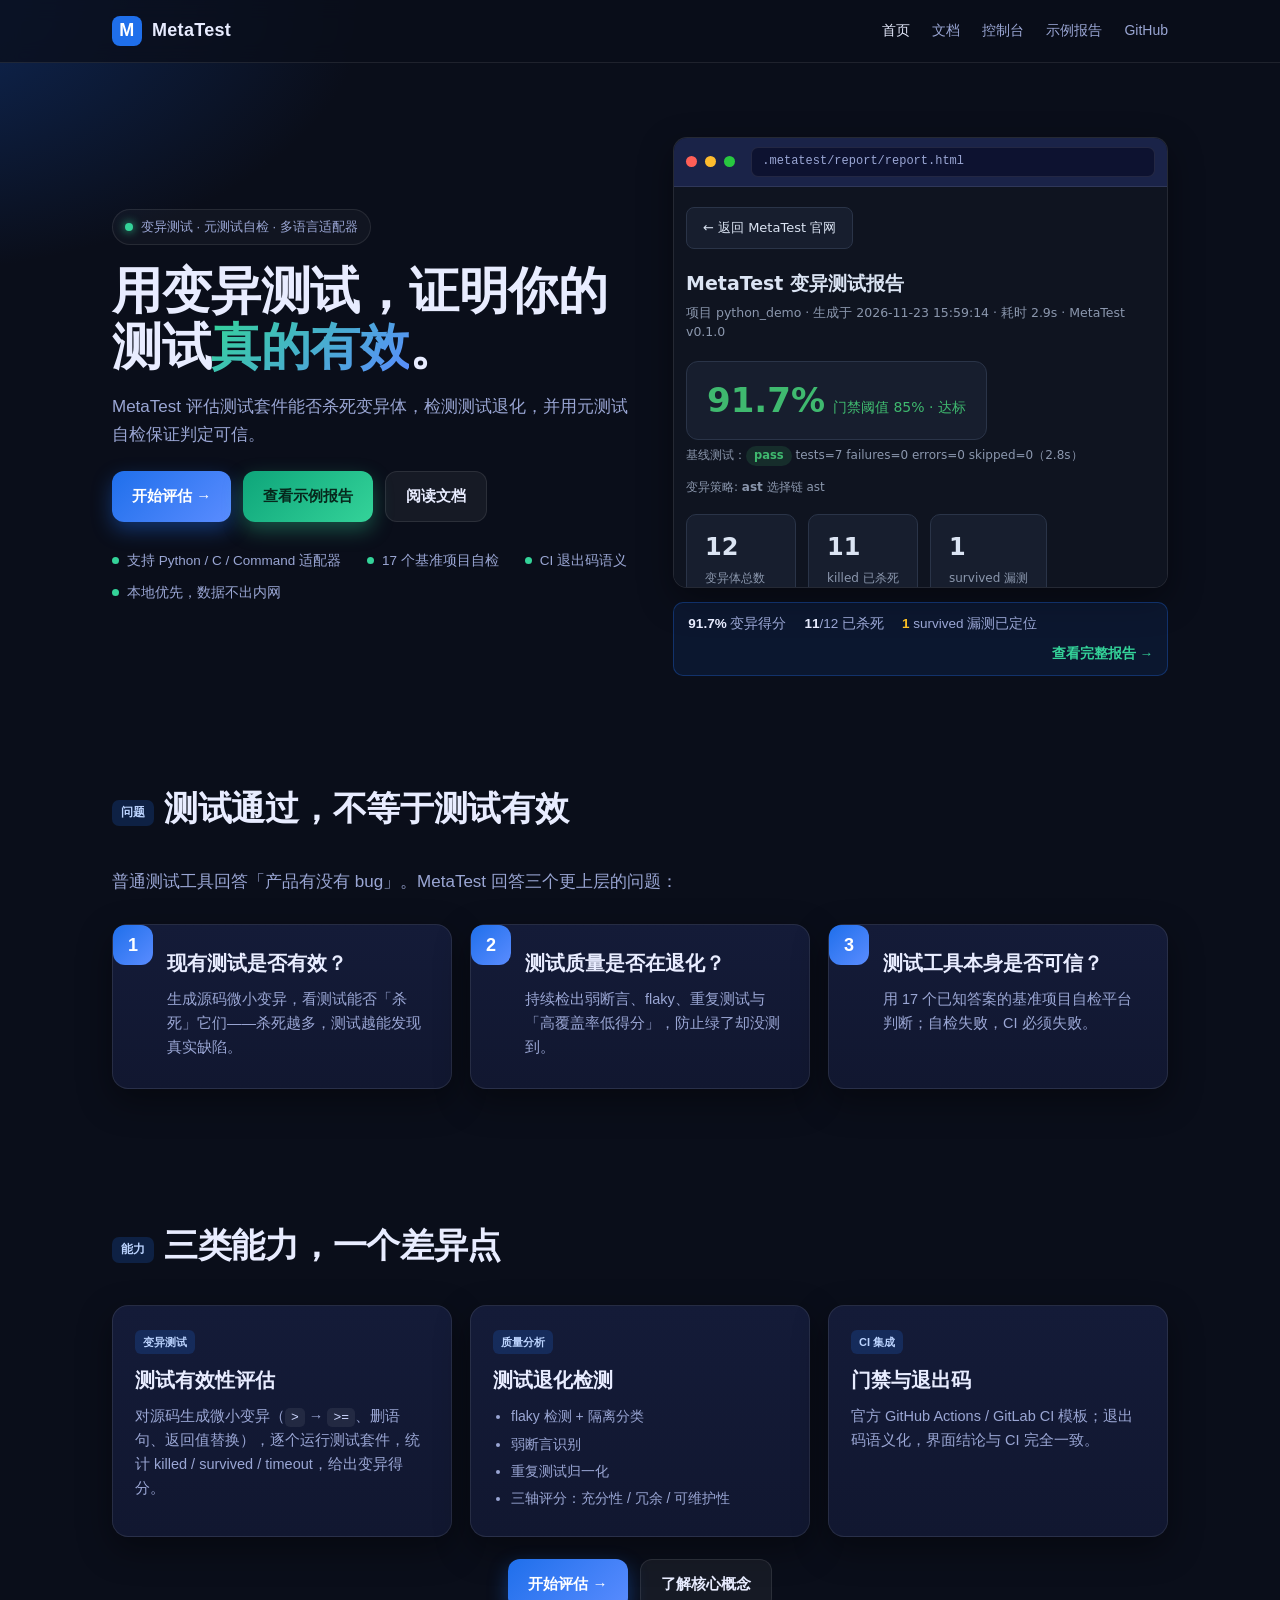
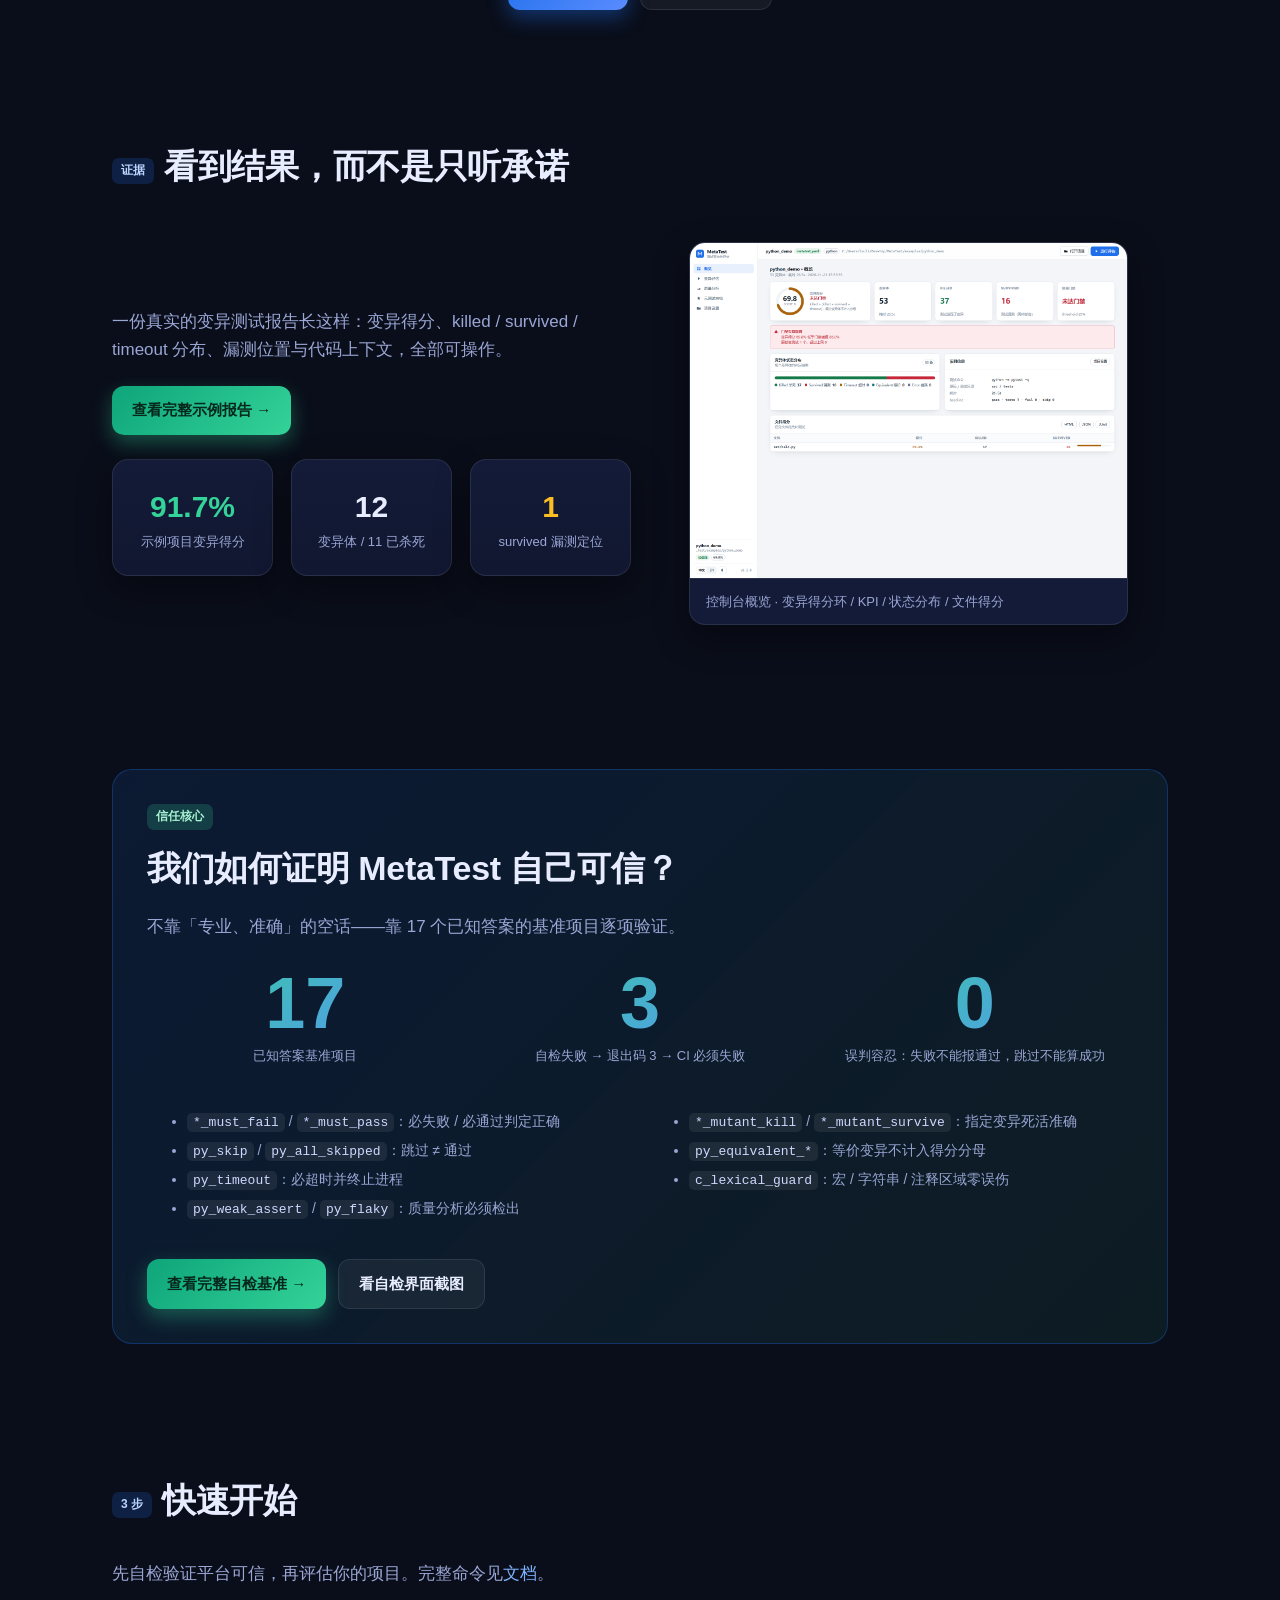
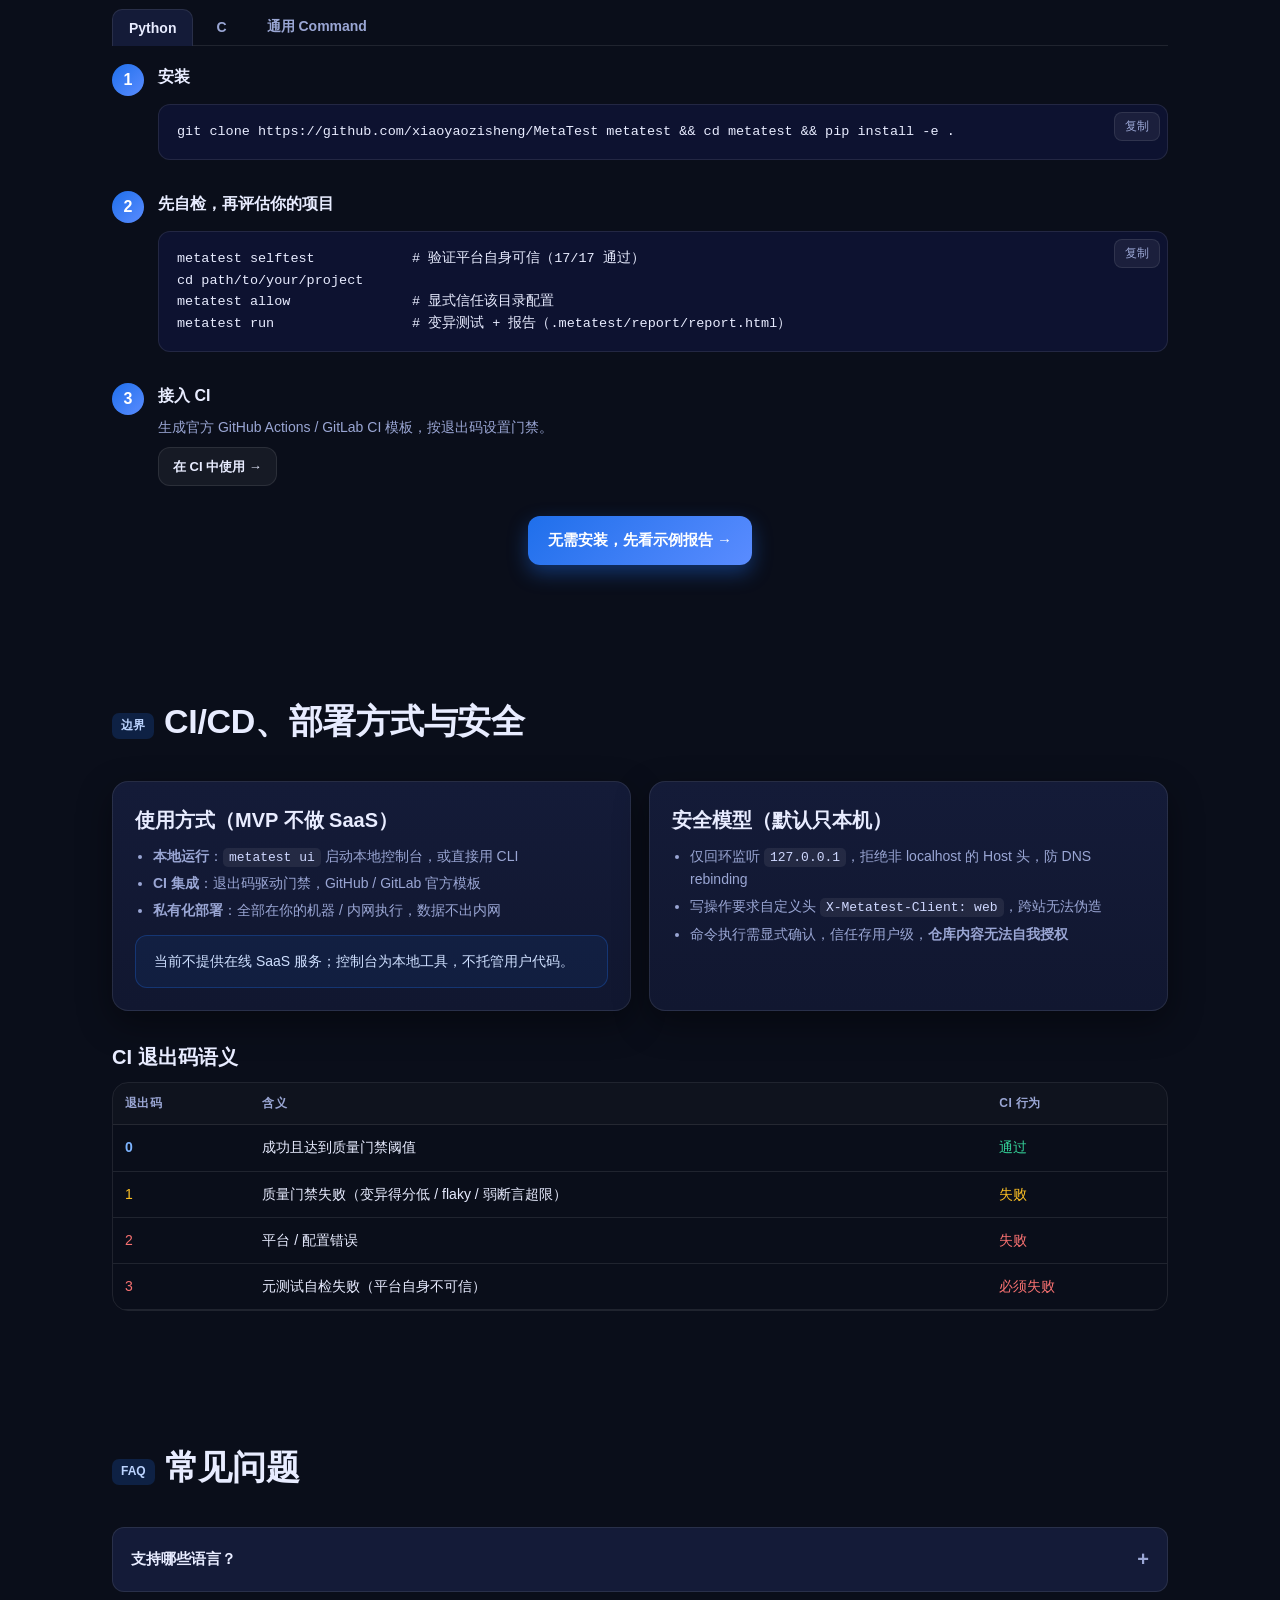
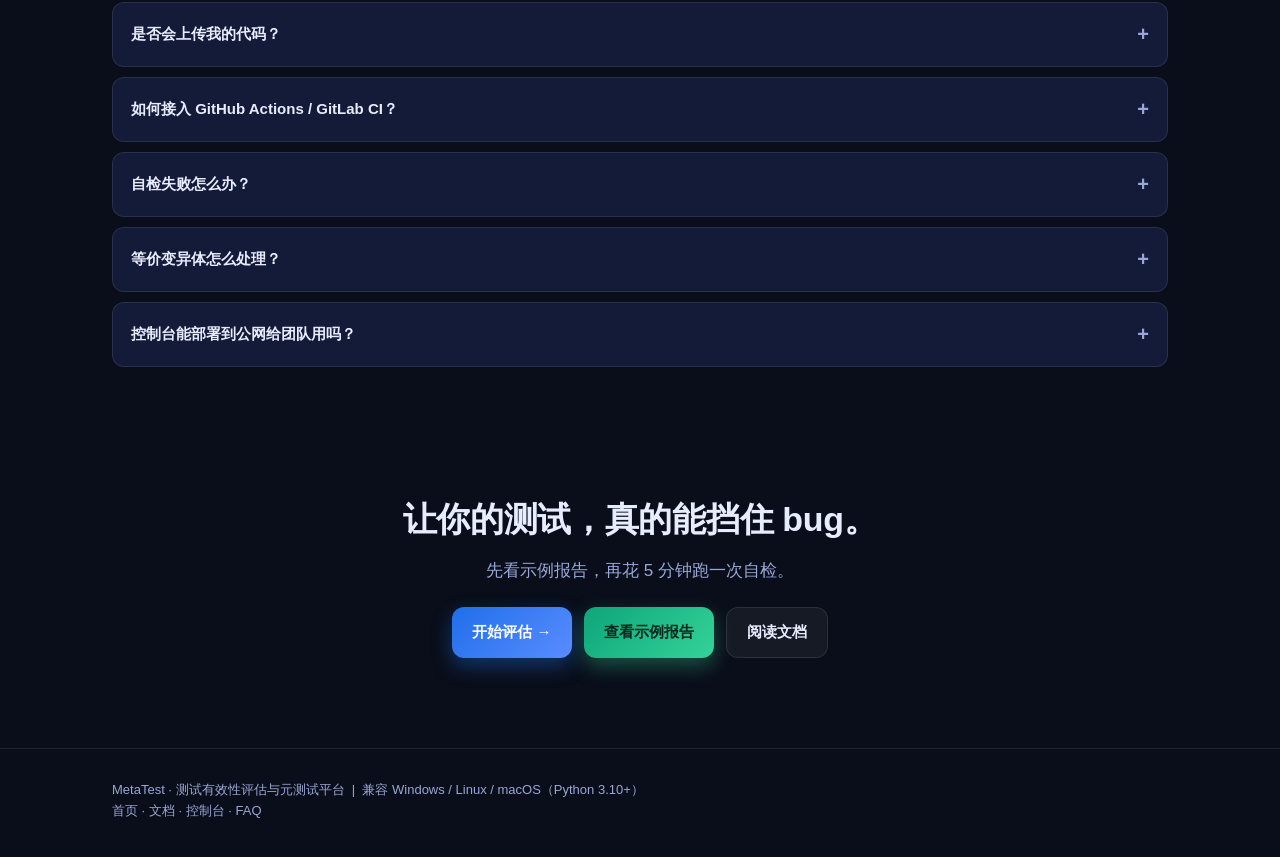
<file: metatest-landing/index.html>
<!DOCTYPE html>
<html lang="zh-CN">
<head>
<meta charset="UTF-8" />
<meta name="viewport" content="width=device-width, initial-scale=1.0" />
<title>MetaTest · 用变异测试证明你的测试真的有效</title>
<meta name="description" content="MetaTest 评估测试套件能否杀死变异体，检测测试退化，并用元测试自检保证判定可信。支持 Python / C / Command，本地优先，CI 退出码语义。" />
<meta property="og:title" content="MetaTest · 用变异测试证明你的测试真的有效" />
<meta property="og:description" content="变异测试驱动的测试有效性评估 + 元测试自检 + 多语言适配器。本地优先，CI 退出码语义。" />
<meta property="og:type" content="website" />
<meta property="og:url" content="https://37ljik33e4m6n2cj4o6.traesite.cn/" />
<meta property="og:image" content="https://37ljik33e4m6n2cj4o6.traesite.cn/og-image.jpg" />
<meta property="og:image:width" content="1832" />
<meta property="og:image:height" content="1832" />
<meta property="og:image:alt" content="MetaTest 产品分享图" />
<meta name="twitter:card" content="summary_large_image" />
<meta name="twitter:title" content="MetaTest · 用变异测试证明你的测试真的有效" />
<meta name="twitter:description" content="变异测试驱动的测试有效性评估 + 元测试自检 + 多语言适配器。本地优先，CI 退出码语义。" />
<meta name="twitter:image" content="https://37ljik33e4m6n2cj4o6.traesite.cn/og-image.jpg" />
<link rel="canonical" href="https://37ljik33e4m6n2cj4o6.traesite.cn/" />
<link rel="stylesheet" href="styles.css" />
</head>
<body>

<header class="nav">
  <div class="wrap nav-in">
    <a class="logo" href="./"><span class="mark">M</span>MetaTest</a>
    <nav class="nav-links">
      <a href="./" data-page="index.html">首页</a>
      <a href="docs.html" data-page="docs.html">文档</a>
      <a href="console.html" data-page="console.html">控制台</a>
      <a class="hide-sm" href="report.html">示例报告</a>
      <a class="hide-sm" href="https://github.com/xiaoyaozisheng/MetaTest" target="_blank" rel="noopener">GitHub</a>
    </nav>
  </div>
</header>

<!-- 首屏：价值 + 证据 + CTA -->
<section class="hero">
  <div class="wrap hero-grid">
    <div class="hero-left">
      <span class="pill"><span class="b"></span>变异测试 · 元测试自检 · 多语言适配器</span>
      <h1>用变异测试，证明你的测试<span class="grad">真的有效</span>。</h1>
      <p class="lead">MetaTest 评估测试套件能否杀死变异体，检测测试退化，并用元测试自检保证判定可信。</p>
      <div class="row">
        <a class="btn primary" href="#start">开始评估 →</a>
        <a class="btn accent" href="report.html">查看示例报告</a>
        <a class="btn ghost" href="docs.html">阅读文档</a>
      </div>
      <div class="trust">
        <span><span class="dot"></span>支持 Python / C / Command 适配器</span>
        <span><span class="dot"></span>17 个基准项目自检</span>
        <span><span class="dot"></span>CI 退出码语义</span>
        <span><span class="dot"></span>本地优先，数据不出内网</span>
      </div>
    </div>
    <div class="hero-right">
      <div class="browser-frame">
        <div class="browser-bar">
          <span class="bdot r"></span><span class="bdot y"></span><span class="bdot g"></span>
          <span class="url">.metatest/report/report.html</span>
        </div>
        <iframe src="report.html" title="MetaTest 真实示例报告（可交互滚动）" loading="lazy"></iframe>
      </div>
      <a class="report-strip" href="report.html">
        <span><b>91.7%</b> 变异得分</span>
        <span><b>11</b>/12 已杀死</span>
        <span><b class="warn">1</b> survived 漏测已定位</span>
        <span class="arr">查看完整报告 →</span>
      </a>
    </div>
  </div>
</section>

<!-- 问题 -->
<section id="why">
  <div class="wrap">
    <div class="section-title"><span class="n">问题</span><h2>测试通过，不等于测试有效</h2></div>
    <p class="lead" style="margin-bottom:28px">普通测试工具回答「产品有没有 bug」。MetaTest 回答三个更上层的问题：</p>
    <div class="grid grid-3 questions">
      <div class="card q"><h3>现有测试是否有效？</h3><p>生成源码微小变异，看测试能否「杀死」它们——杀死越多，测试越能发现真实缺陷。</p></div>
      <div class="card q"><h3>测试质量是否在退化？</h3><p>持续检出弱断言、flaky、重复测试与「高覆盖率低得分」，防止绿了却没测到。</p></div>
      <div class="card q"><h3>测试工具本身是否可信？</h3><p>用 17 个已知答案的基准项目自检平台判断；自检失败，CI 必须失败。</p></div>
    </div>
  </div>
</section>

<!-- 核心能力 -->
<section id="capabilities">
  <div class="wrap">
    <div class="section-title"><span class="n">能力</span><h2>三类能力，一个差异点</h2></div>
    <div class="grid grid-3">
      <div class="card"><span class="tag">变异测试</span><h3>测试有效性评估</h3><p>对源码生成微小变异（<code>&gt;</code> → <code>&gt;=</code>、删语句、返回值替换），逐个运行测试套件，统计 killed / survived / timeout，给出变异得分。</p></div>
      <div class="card"><span class="tag">质量分析</span><h3>测试退化检测</h3><ul><li>flaky 检测 + 隔离分类</li><li>弱断言识别</li><li>重复测试归一化</li><li>三轴评分：充分性 / 冗余 / 可维护性</li></ul></div>
      <div class="card"><span class="tag">CI 集成</span><h3>门禁与退出码</h3><p>官方 GitHub Actions / GitLab CI 模板；退出码语义化，界面结论与 CI 完全一致。</p></div>
    </div>
    <div class="row center" style="justify-content:center">
      <a class="btn primary" href="#start">开始评估 →</a>
      <a class="btn ghost" href="docs.html#concepts">了解核心概念</a>
    </div>
  </div>
</section>

<!-- 证据 -->
<section id="evidence">
  <div class="wrap">
    <div class="section-title"><span class="n">证据</span><h2>看到结果，而不是只听承诺</h2></div>
    <div class="grid grid-2" style="align-items:center">
      <div>
        <p class="lead">一份真实的变异测试报告长这样：变异得分、killed / survived / timeout 分布、漏测位置与代码上下文，全部可操作。</p>
        <div class="row">
          <a class="btn accent" href="report.html">查看完整示例报告 →</a>
        </div>
        <div class="grid grid-3" style="margin-top:24px">
          <div class="card" style="text-align:center"><div style="font-size:30px;font-weight:850;color:var(--accent)">91.7%</div><div class="muted" style="font-size:13px">示例项目变异得分</div></div>
          <div class="card" style="text-align:center"><div style="font-size:30px;font-weight:850;color:var(--text)">12</div><div class="muted" style="font-size:13px">变异体 / 11 已杀死</div></div>
          <div class="card" style="text-align:center"><div style="font-size:30px;font-weight:850;color:var(--warn)">1</div><div class="muted" style="font-size:13px">survived 漏测定位</div></div>
        </div>
      </div>
      <figure class="figure">
        <img src="overview.png" alt="MetaTest 控制台概览：变异得分环与 KPI" />
        <figcaption class="cap">控制台概览 · 变异得分环 / KPI / 状态分布 / 文件得分</figcaption>
      </figure>
    </div>
  </div>
</section>

<!-- 元测试自检：信任核心 -->
<section id="selftest">
  <div class="wrap">
    <div class="trust-core">
      <div class="section-title" style="margin-bottom:10px"><span class="n" style="background:rgba(52,211,153,.2);color:#a7f3d0">信任核心</span></div>
      <h2>我们如何证明 MetaTest 自己可信？</h2>
      <p class="lead">不靠「专业、准确」的空话——靠 17 个已知答案的基准项目逐项验证。</p>
      <div class="grid grid-3" style="margin-top:26px">
        <div class="stat"><div class="big">17</div><small>已知答案基准项目</small></div>
        <div class="stat"><div class="big">3</div><small>自检失败 → 退出码 3 → CI 必须失败</small></div>
        <div class="stat"><div class="big">0</div><small>误判容忍：失败不能报通过，跳过不能算成功</small></div>
      </div>
      <div class="grid grid-2" style="margin-top:26px">
        <ul class="muted" style="font-size:14px;line-height:2">
          <li><code>*_must_fail</code> / <code>*_must_pass</code>：必失败 / 必通过判定正确</li>
          <li><code>py_skip</code> / <code>py_all_skipped</code>：跳过 ≠ 通过</li>
          <li><code>py_timeout</code>：必超时并终止进程</li>
          <li><code>py_weak_assert</code> / <code>py_flaky</code>：质量分析必须检出</li>
        </ul>
        <ul class="muted" style="font-size:14px;line-height:2">
          <li><code>*_mutant_kill</code> / <code>*_mutant_survive</code>：指定变异死活准确</li>
          <li><code>py_equivalent_*</code>：等价变异不计入得分分母</li>
          <li><code>c_lexical_guard</code>：宏 / 字符串 / 注释区域零误伤</li>
        </ul>
      </div>
      <div class="row">
        <a class="btn accent" href="docs.html#selftest">查看完整自检基准 →</a>
        <a class="btn ghost" href="selftest.png">看自检界面截图</a>
      </div>
    </div>
  </div>
</section>

<!-- 快速开始 -->
<section id="start">
  <div class="wrap">
    <div class="section-title"><span class="n">3 步</span><h2>快速开始</h2></div>
    <p class="lead" style="margin-bottom:20px">先自检验证平台可信，再评估你的项目。完整命令见<a href="docs.html">文档</a>。</p>

    <div data-tab-group="lang">
      <div class="tabs">
        <button class="tab active" data-tab="python">Python</button>
        <button class="tab" data-tab="c">C</button>
        <button class="tab" data-tab="cmd">通用 Command</button>
      </div>

      <div class="tab-panel active" data-panel="lang" data-panel-value="python">
        <div class="step"><div class="n">1</div><div class="b">
          <h4>安装</h4>
          <div class="code-wrap"><pre><code>git clone https://github.com/xiaoyaozisheng/MetaTest metatest && cd metatest && pip install -e .</code></pre></div>
        </div></div>
        <div class="step"><div class="n">2</div><div class="b">
          <h4>先自检，再评估你的项目</h4>
          <div class="code-wrap"><pre><code>metatest selftest            # 验证平台自身可信（17/17 通过）
cd path/to/your/project
metatest allow               # 显式信任该目录配置
metatest run                 # 变异测试 + 报告（.metatest/report/report.html）</code></pre></div>
        </div></div>
        <div class="step"><div class="n">3</div><div class="b">
          <h4>接入 CI</h4>
          <p>生成官方 GitHub Actions / GitLab CI 模板，按退出码设置门禁。</p>
          <a class="btn ghost sm" href="docs.html#ci">在 CI 中使用 →</a>
        </div></div>
      </div>

      <div class="tab-panel" data-panel="lang" data-panel-value="c">
        <div class="step"><div class="n">1</div><div class="b">
          <h4>安装（含 C 变异依赖）</h4>
          <div class="code-wrap"><pre><code>git clone https://github.com/xiaoyaozisheng/MetaTest metatest && cd metatest && pip install -e ".[c]"</code></pre></div>
        </div></div>
        <div class="step"><div class="n">2</div><div class="b">
          <h4>初始化并评估 C 项目</h4>
          <div class="code-wrap"><pre><code>metatest selftest
cd path/to/your/c_project
metatest init               # 探测语言并生成 metatest.yaml
metatest allow
metatest run</code></pre></div>
        </div></div>
        <div class="step"><div class="n">3</div><div class="b">
          <h4>接入 CI</h4>
          <a class="btn ghost sm" href="docs.html#ci">在 CI 中使用 →</a>
        </div></div>
      </div>

      <div class="tab-panel" data-panel="lang" data-panel-value="cmd">
        <div class="step"><div class="n">1</div><div class="b">
          <h4>安装</h4>
          <div class="code-wrap"><pre><code>git clone https://github.com/xiaoyaozisheng/MetaTest metatest && cd metatest && pip install -e .</code></pre></div>
        </div></div>
        <div class="step"><div class="n">2</div><div class="b">
          <h4>用命令适配器接入任意项目</h4>
          <p>在 <code>metatest.yaml</code> 里配置 build / test 命令与结果格式，即可获得 flaky 检测、结果校验与报告。</p>
          <a class="btn ghost sm" href="docs.html#adapters">查看 Command 适配器配置 →</a>
        </div></div>
        <div class="step"><div class="n">3</div><div class="b">
          <h4>接入 CI</h4>
          <a class="btn ghost sm" href="docs.html#ci">在 CI 中使用 →</a>
        </div></div>
      </div>
    </div>

    <div class="row center" style="justify-content:center;margin-top:30px">
      <a class="btn primary" href="report.html">无需安装，先看示例报告 →</a>
    </div>
  </div>
</section>

<!-- CI / 部署边界 / 安全 -->
<section id="ci-security">
  <div class="wrap">
    <div class="section-title"><span class="n">边界</span><h2>CI/CD、部署方式与安全</h2></div>
    <div class="grid grid-2">
      <div class="card">
        <h3>使用方式（MVP 不做 SaaS）</h3>
        <ul>
          <li><b>本地运行</b>：<code>metatest ui</code> 启动本地控制台，或直接用 CLI</li>
          <li><b>CI 集成</b>：退出码驱动门禁，GitHub / GitLab 官方模板</li>
          <li><b>私有化部署</b>：全部在你的机器 / 内网执行，数据不出内网</li>
        </ul>
        <div class="callout info" style="margin-top:12px">当前不提供在线 SaaS 服务；控制台为本地工具，不托管用户代码。</div>
      </div>
      <div class="card">
        <h3>安全模型（默认只本机）</h3>
        <ul>
          <li>仅回环监听 <code>127.0.0.1</code>，拒绝非 localhost 的 Host 头，防 DNS rebinding</li>
          <li>写操作要求自定义头 <code>X-Metatest-Client: web</code>，跨站无法伪造</li>
          <li>命令执行需显式确认，信任存用户级，<b>仓库内容无法自我授权</b></li>
        </ul>
      </div>
    </div>
    <h3 style="margin-top:30px">CI 退出码语义</h3>
    <div class="scroll">
      <table>
        <tr><th>退出码</th><th>含义</th><th>CI 行为</th></tr>
        <tr><td class="k">0</td><td>成功且达到质量门禁阈值</td><td class="ok">通过</td></tr>
        <tr><td class="warn">1</td><td>质量门禁失败（变异得分低 / flaky / 弱断言超限）</td><td class="warn">失败</td></tr>
        <tr><td class="bad">2</td><td>平台 / 配置错误</td><td class="bad">失败</td></tr>
        <tr><td class="bad">3</td><td>元测试自检失败（平台自身不可信）</td><td class="bad">必须失败</td></tr>
      </table>
    </div>
  </div>
</section>

<!-- FAQ -->
<section id="faq">
  <div class="wrap">
    <div class="section-title"><span class="n">FAQ</span><h2>常见问题</h2></div>
    <details class="faq"><summary>支持哪些语言？</summary><div class="body">内置 Python（AST + pytest/unittest）、C（tree-sitter，无依赖时词法级回退）、Command（任意命令级接入）。通过插件模板可扩展更多语言与变异算子。</div></details>
    <details class="faq"><summary>是否会上传我的代码？</summary><div class="body">不会。MetaTest 是本地优先工具，所有变异生成与测试执行都在你的机器 / 内网完成，不向任何外部服务发送代码。MVP 不做 SaaS。</div></details>
    <details class="faq"><summary>如何接入 GitHub Actions / GitLab CI？</summary><div class="body">运行 <code>metatest ci github</code> 或 <code>metatest ci gitlab</code> 输出官方模板，按退出码（0 通过 / 1 门禁失败 / 3 自检失败）设置门禁即可。详见<a href="docs.html#ci">文档 · CI 集成</a>。</div></details>
    <details class="faq"><summary>自检失败怎么办？</summary><div class="body">自检失败（退出码 3）说明平台自身判断不可信，此时一切结论都不可信，CI 必须失败。请检查环境（解释器 / 依赖），或提交 issue 附上自检日志。</div></details>
    <details class="faq"><summary>等价变异体怎么处理？</summary><div class="body">等价变异（语义与原代码相同，不可能被杀死）不计入得分分母。可人工标记或启发式提示，避免拉低真实得分。</div></details>
    <details class="faq"><summary>控制台能部署到公网给团队用吗？</summary><div class="body">不建议。控制台设计为仅本机单用户、无鉴权，文档明确不要把 <code>--host</code> 改成 <code>0.0.0.0</code>。团队共享建议走 CI 集成，而非公网暴露控制台。</div></details>
  </div>
</section>

<!-- 底部 CTA -->
<section style="padding:50px 0 70px">
  <div class="wrap center">
    <h2>让你的测试，真的能挡住 bug。</h2>
    <p class="lead" style="margin:0 auto">先看示例报告，再花 5 分钟跑一次自检。</p>
    <div class="row" style="justify-content:center">
      <a class="btn primary" href="#start">开始评估 →</a>
      <a class="btn accent" href="report.html">查看示例报告</a>
      <a class="btn ghost" href="docs.html">阅读文档</a>
    </div>
  </div>
</section>

<footer>
  <div class="wrap">
    MetaTest · 测试有效性评估与元测试平台 &nbsp;|&nbsp; 兼容 Windows / Linux / macOS（Python 3.10+）<br/>
    <a href="./">首页</a> · <a href="docs.html">文档</a> · <a href="console.html">控制台</a> · <a href="docs.html#faq">FAQ</a>
  </div>
</footer>

<div class="toast" id="toast"></div>
<script src="app.js"></script>
</body>
</html>
</file>
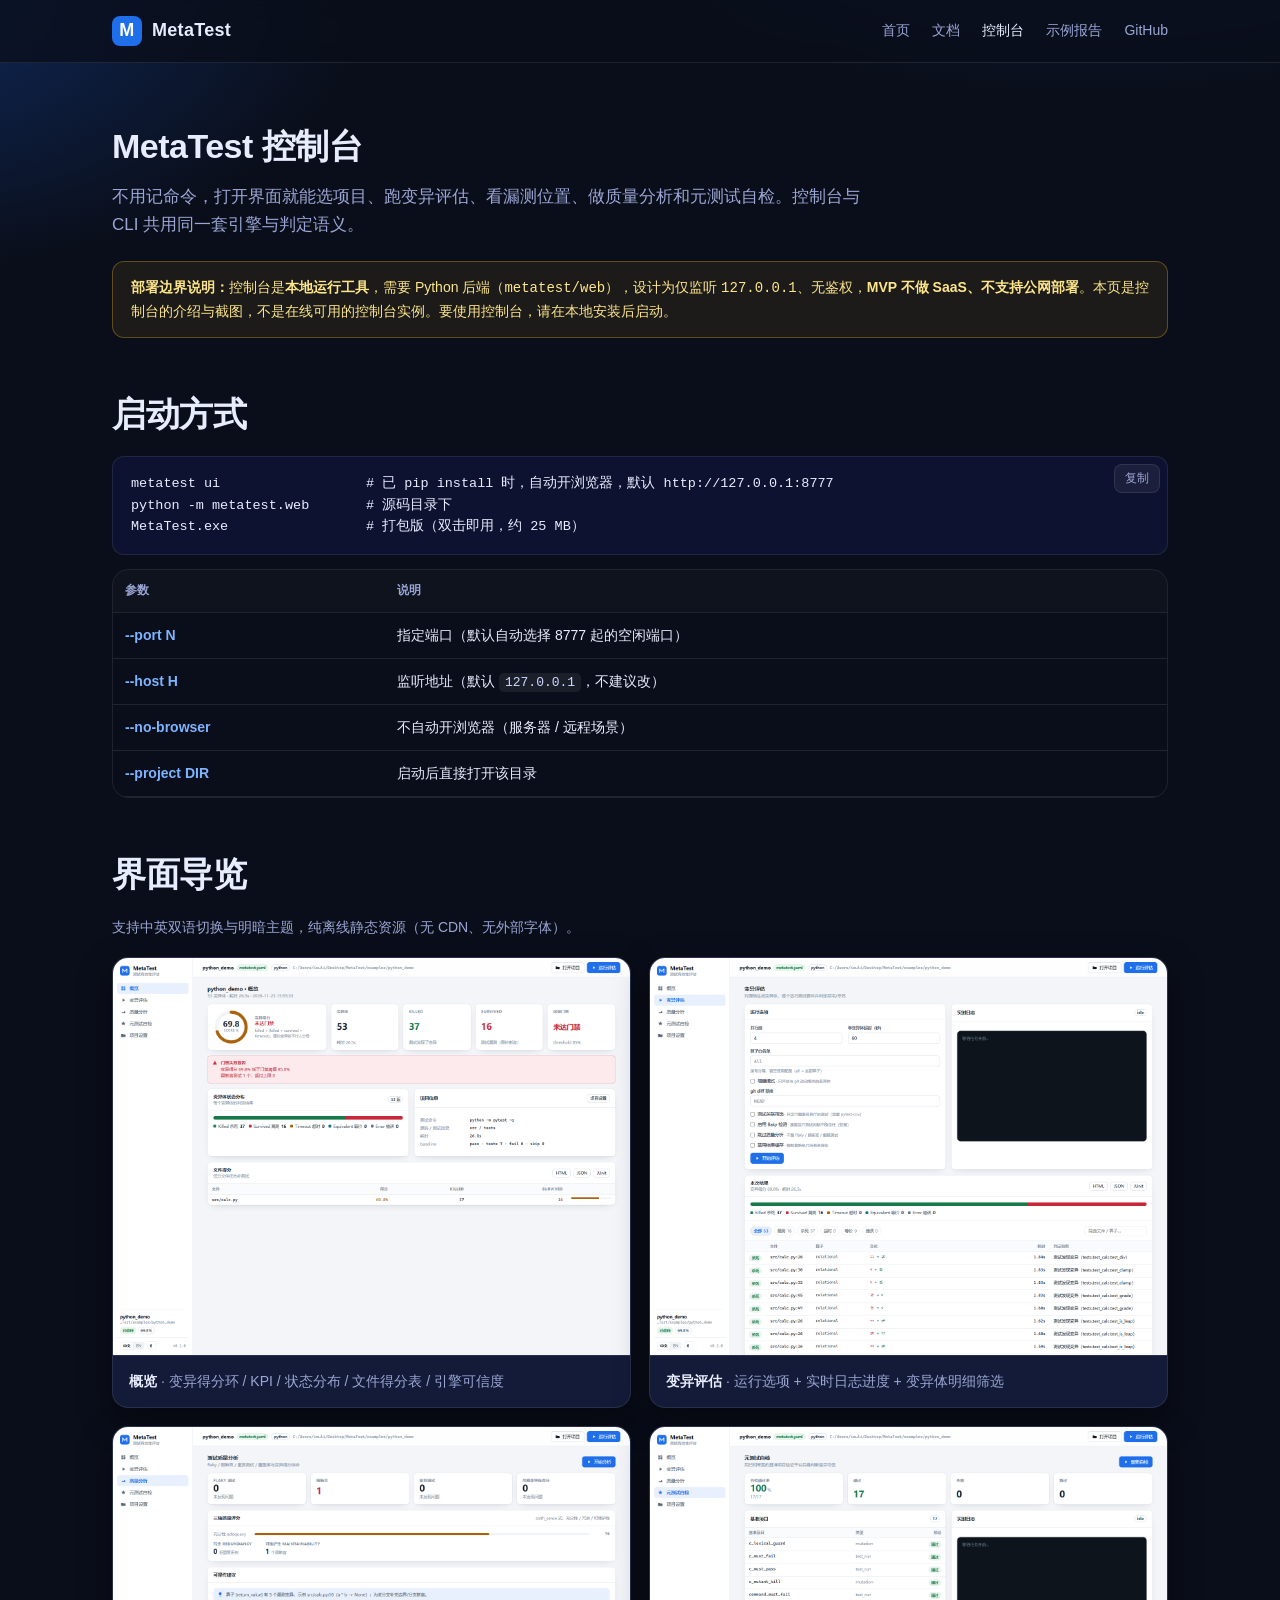
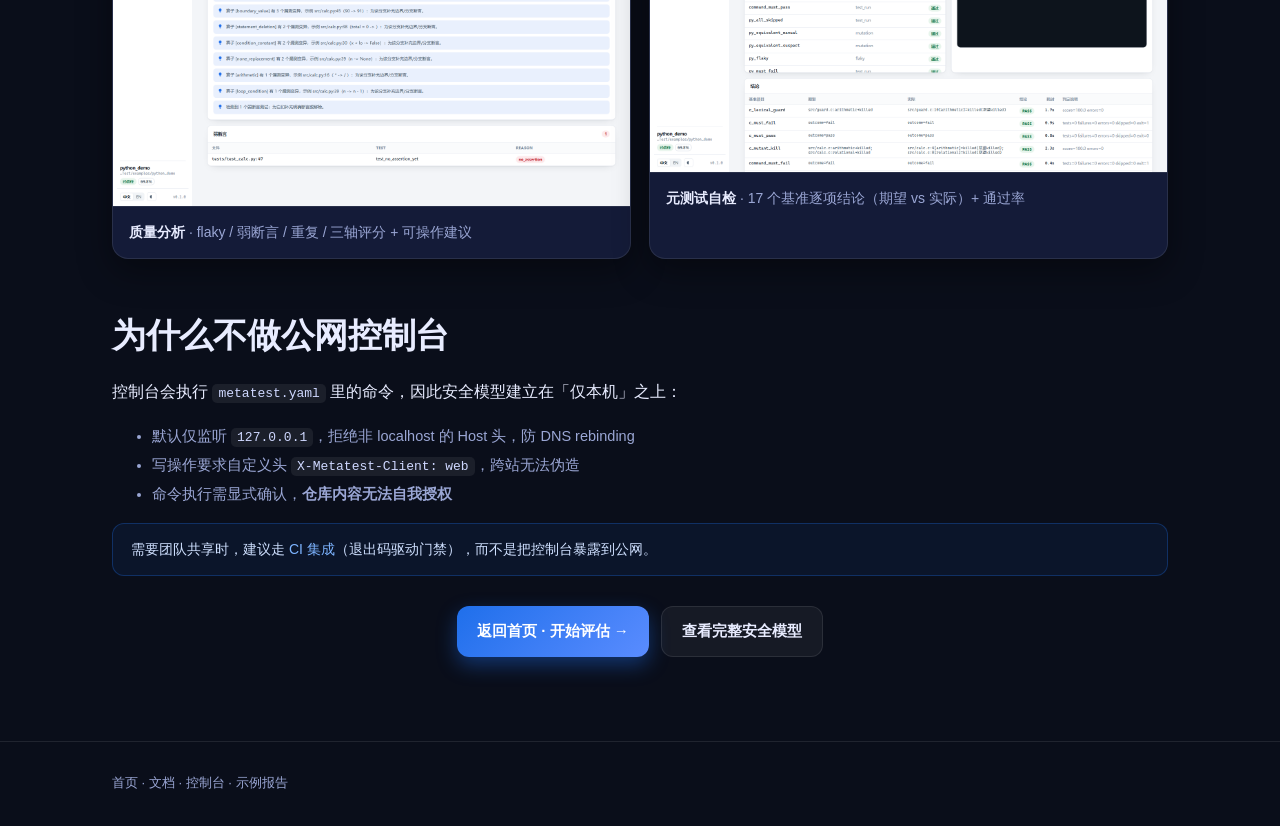
<file: metatest-landing/console.html>
<!DOCTYPE html>
<html lang="zh-CN">
<head>
<meta charset="UTF-8" />
<meta name="viewport" content="width=device-width, initial-scale=1.0" />
<title>控制台 · MetaTest</title>
<meta name="description" content="MetaTest 本地 Web 控制台：与 CLI 共用同一引擎与判定语义，中英双语、明暗主题。控制台为本地运行工具，不支持公网 SaaS 部署。" />
<meta property="og:title" content="控制台 · MetaTest" />
<meta property="og:description" content="MetaTest 本地 Web 控制台介绍与截图：与 CLI 共用同一引擎与判定语义。控制台为本地运行工具，不支持公网 SaaS 部署。" />
<meta property="og:type" content="article" />
<meta property="og:url" content="https://37ljik33e4m6n2cj4o6.traesite.cn/console.html" />
<meta property="og:image" content="https://37ljik33e4m6n2cj4o6.traesite.cn/og-image.jpg" />
<meta name="twitter:card" content="summary_large_image" />
<meta name="twitter:title" content="控制台 · MetaTest" />
<meta name="twitter:description" content="MetaTest 本地 Web 控制台介绍与截图。控制台为本地运行工具，不支持公网 SaaS 部署。" />
<meta name="twitter:image" content="https://37ljik33e4m6n2cj4o6.traesite.cn/og-image.jpg" />
<link rel="canonical" href="https://37ljik33e4m6n2cj4o6.traesite.cn/console.html" />
<link rel="stylesheet" href="styles.css" />
</head>
<body>

<header class="nav">
  <div class="wrap nav-in">
    <a class="logo" href="./"><span class="mark">M</span>MetaTest</a>
    <nav class="nav-links">
      <a href="./" data-page="index.html">首页</a>
      <a href="docs.html" data-page="docs.html">文档</a>
      <a href="console.html" data-page="console.html">控制台</a>
      <a class="hide-sm" href="report.html">示例报告</a>
      <a class="hide-sm" href="https://github.com/xiaoyaozisheng/MetaTest" target="_blank" rel="noopener">GitHub</a>
    </nav>
  </div>
</header>

<section class="doc">
  <div class="wrap">
    <h1 style="font-size:34px">MetaTest 控制台</h1>
    <p class="lead">不用记命令，打开界面就能选项目、跑变异评估、看漏测位置、做质量分析和元测试自检。控制台与 CLI 共用同一套引擎与判定语义。</p>

    <div class="callout warn" style="margin:22px 0">
      <b>部署边界说明：</b>控制台是<b>本地运行工具</b>，需要 Python 后端（<code>metatest/web</code>），设计为仅监听 <code>127.0.0.1</code>、无鉴权，<b>MVP 不做 SaaS、不支持公网部署</b>。本页是控制台的介绍与截图，不是在线可用的控制台实例。要使用控制台，请在本地安装后启动。
    </div>

    <h2 id="launch">启动方式</h2>
    <div class="code-wrap"><pre><code>metatest ui                  # 已 pip install 时，自动开浏览器，默认 http://127.0.0.1:8777
python -m metatest.web       # 源码目录下
MetaTest.exe                 # 打包版（双击即用，约 25 MB）</code></pre></div>
    <div class="scroll" style="margin-top:14px">
      <table>
        <tr><th>参数</th><th>说明</th></tr>
        <tr><td class="k">--port N</td><td>指定端口（默认自动选择 8777 起的空闲端口）</td></tr>
        <tr><td class="k">--host H</td><td>监听地址（默认 <code>127.0.0.1</code>，不建议改）</td></tr>
        <tr><td class="k">--no-browser</td><td>不自动开浏览器（服务器 / 远程场景）</td></tr>
        <tr><td class="k">--project DIR</td><td>启动后直接打开该目录</td></tr>
      </table>
    </div>

    <h2 id="pages">界面导览</h2>
    <p class="muted" style="font-size:14px">支持中英双语切换与明暗主题，纯离线静态资源（无 CDN、无外部字体）。</p>
    <div class="shots" style="margin-top:18px">
      <div class="shot"><img src="overview.png" alt="概览页" /><div class="cap"><b>概览</b> · 变异得分环 / KPI / 状态分布 / 文件得分表 / 引擎可信度</div></div>
      <div class="shot"><img src="run.png" alt="变异评估页" /><div class="cap"><b>变异评估</b> · 运行选项 + 实时日志进度 + 变异体明细筛选</div></div>
      <div class="shot"><img src="quality.png" alt="质量分析页" /><div class="cap"><b>质量分析</b> · flaky / 弱断言 / 重复 / 三轴评分 + 可操作建议</div></div>
      <div class="shot"><img src="selftest.png" alt="元测试自检页" /><div class="cap"><b>元测试自检</b> · 17 个基准逐项结论（期望 vs 实际）+ 通过率</div></div>
    </div>

    <h2 id="boundary">为什么不做公网控制台</h2>
    <p>控制台会执行 <code>metatest.yaml</code> 里的命令，因此安全模型建立在「仅本机」之上：</p>
    <ul class="muted" style="font-size:14.5px;line-height:2">
      <li>默认仅监听 <code>127.0.0.1</code>，拒绝非 localhost 的 Host 头，防 DNS rebinding</li>
      <li>写操作要求自定义头 <code>X-Metatest-Client: web</code>，跨站无法伪造</li>
      <li>命令执行需显式确认，<b>仓库内容无法自我授权</b></li>
    </ul>
    <div class="callout info">需要团队共享时，建议走 <a href="docs.html#ci">CI 集成</a>（退出码驱动门禁），而不是把控制台暴露到公网。</div>

    <div class="row center" style="justify-content:center;margin-top:30px">
      <a class="btn primary" href="./#start">返回首页 · 开始评估 →</a>
      <a class="btn ghost" href="docs.html#security">查看完整安全模型</a>
    </div>
  </div>
</section>

<footer>
  <div class="wrap">
    <a href="./">首页</a> · <a href="docs.html">文档</a> · <a href="console.html">控制台</a> · <a href="report.html">示例报告</a>
  </div>
</footer>

<div class="toast" id="toast"></div>
<script src="app.js"></script>
</body>
</html>
</file>
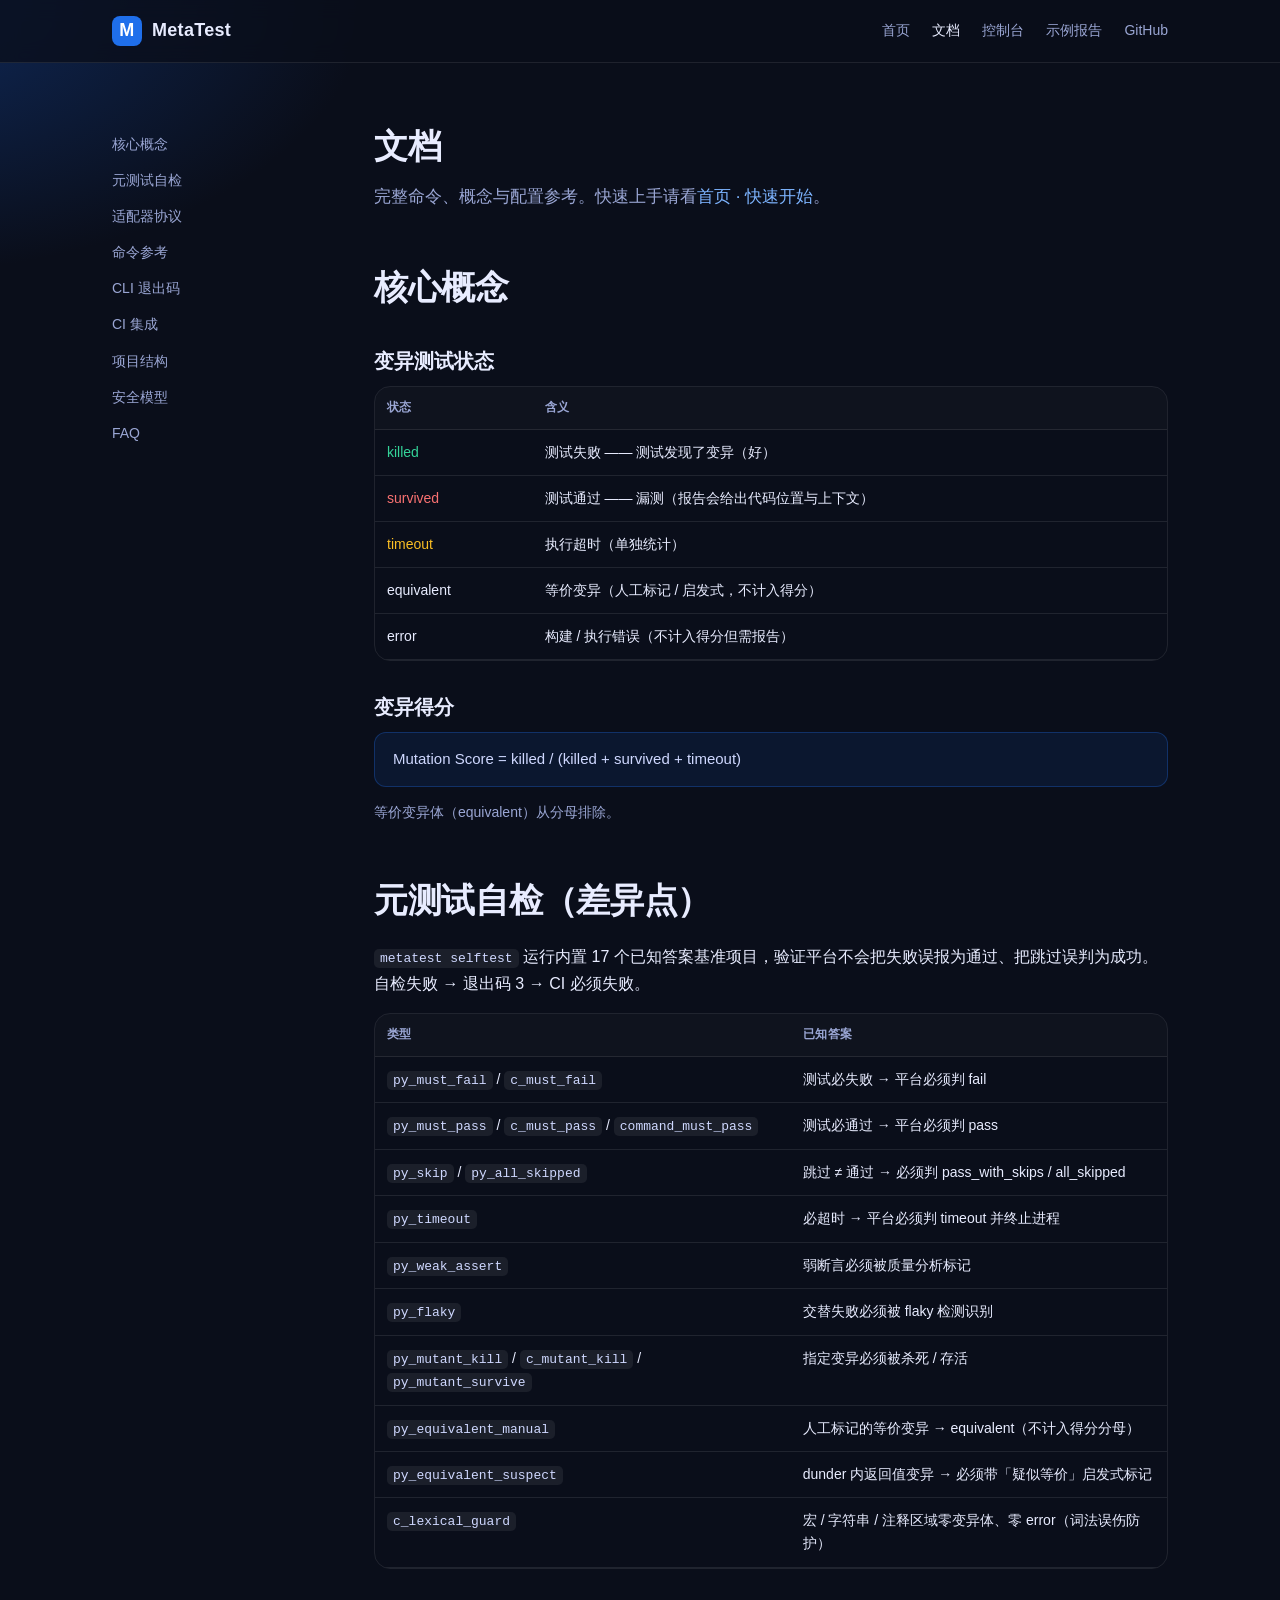
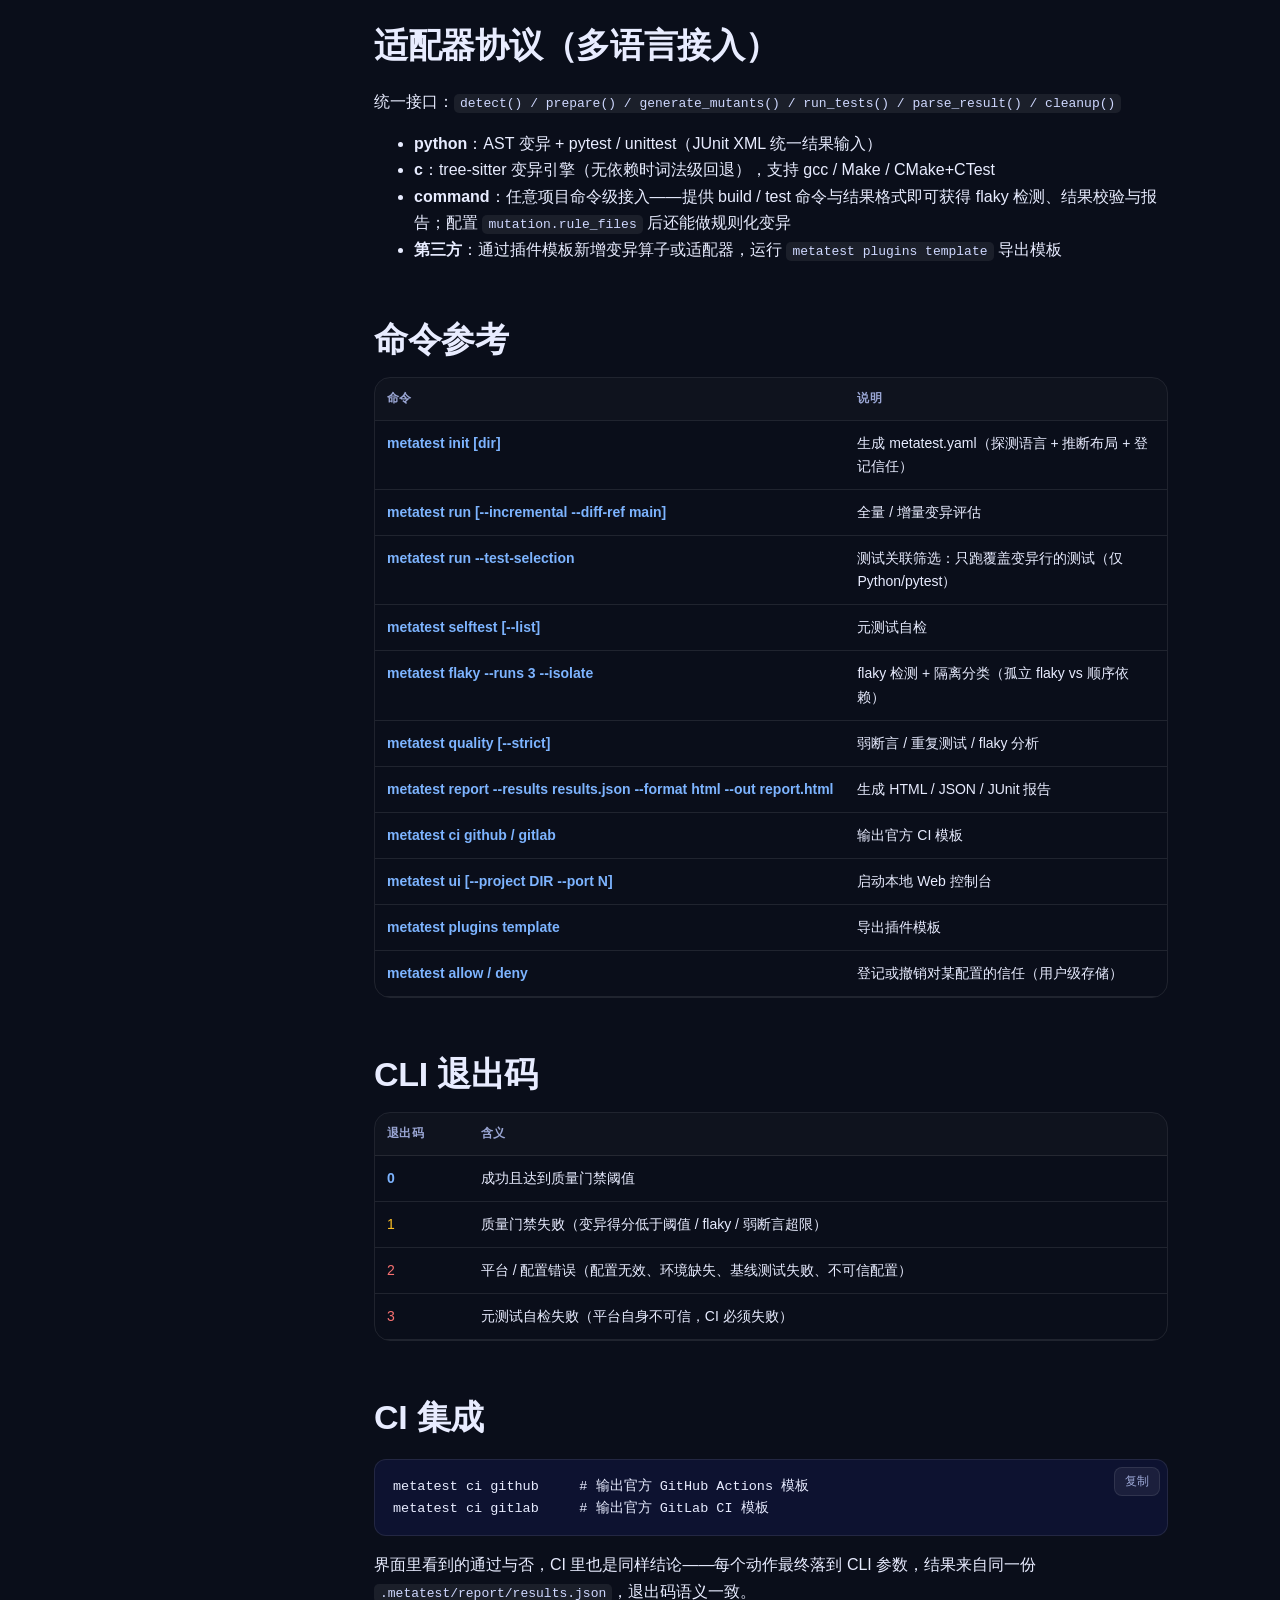
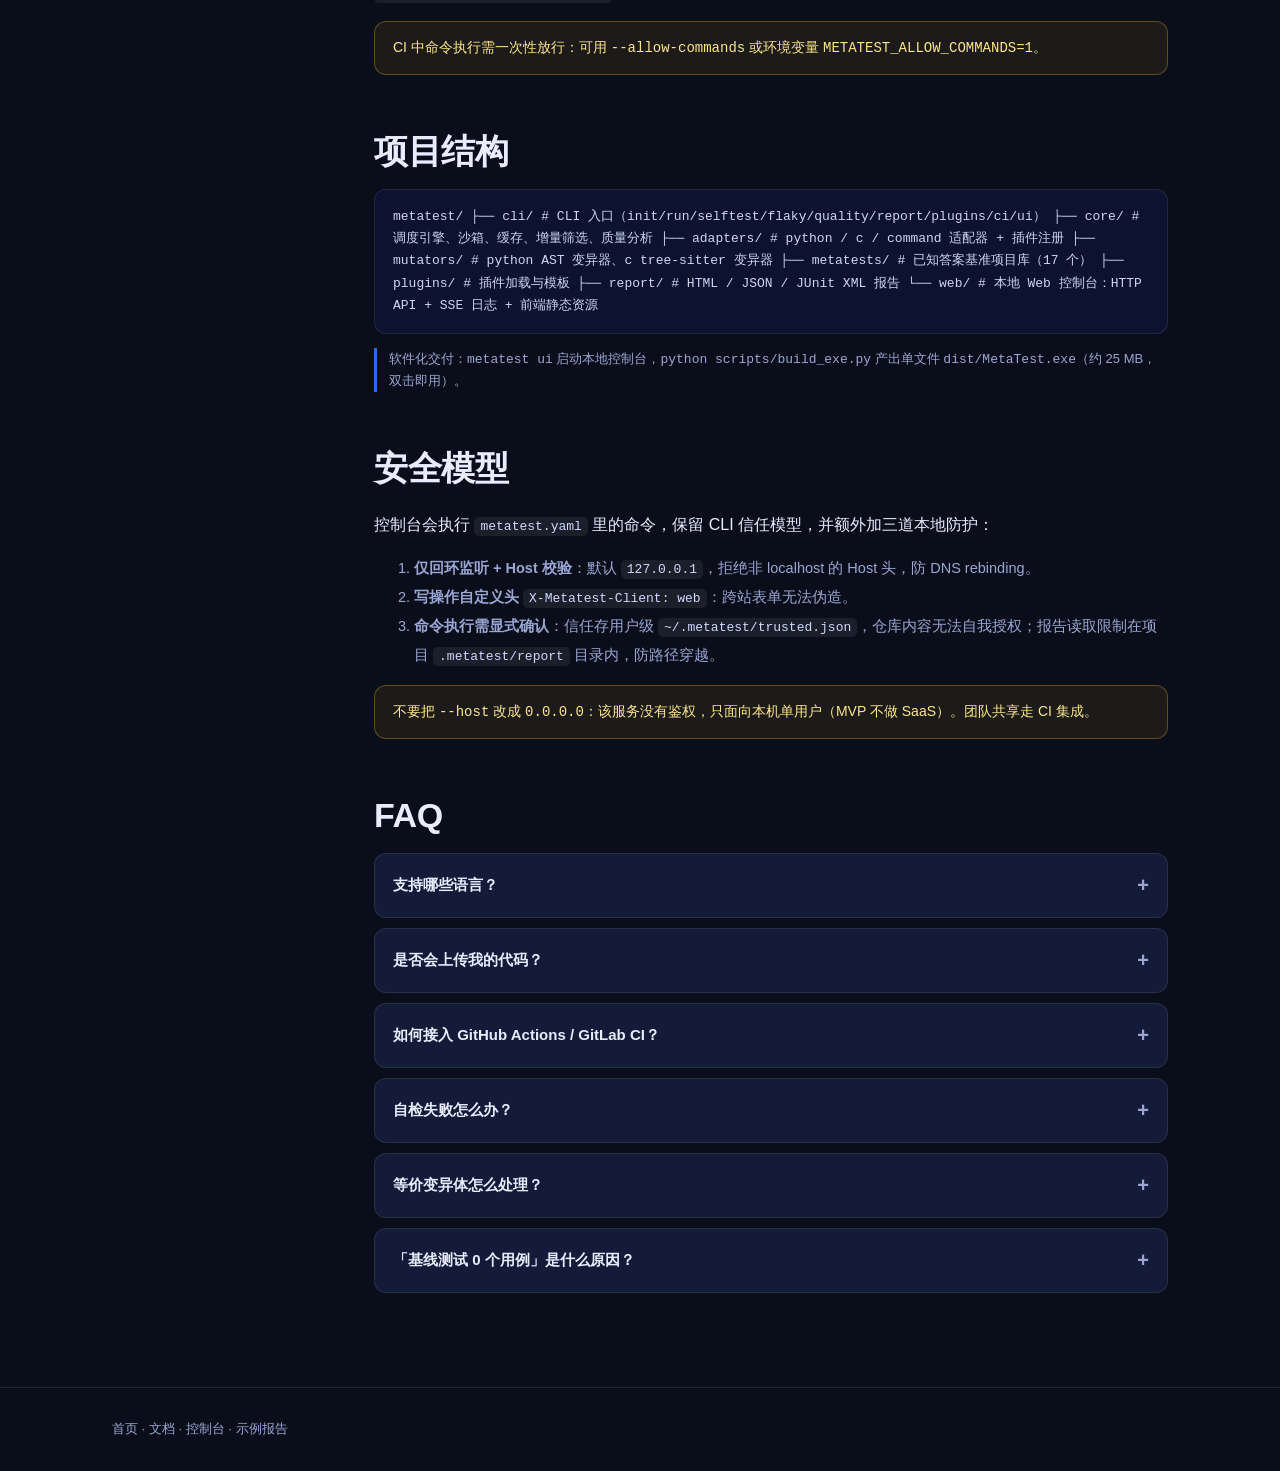
<file: metatest-landing/docs.html>
<!DOCTYPE html>
<html lang="zh-CN">
<head>
<meta charset="UTF-8" />
<meta name="viewport" content="width=device-width, initial-scale=1.0" />
<title>文档 · MetaTest</title>
<meta name="description" content="MetaTest 文档：核心概念、变异测试状态定义、元测试自检基准、适配器协议、命令参考、CLI 退出码、CI 集成与安全模型。" />
<meta property="og:title" content="文档 · MetaTest" />
<meta property="og:description" content="MetaTest 文档：核心概念、变异测试状态定义、元测试自检基准、适配器协议、命令参考、CLI 退出码、CI 集成与安全模型。" />
<meta property="og:type" content="article" />
<meta property="og:url" content="https://37ljik33e4m6n2cj4o6.traesite.cn/docs.html" />
<meta property="og:image" content="https://37ljik33e4m6n2cj4o6.traesite.cn/og-image.jpg" />
<meta name="twitter:card" content="summary_large_image" />
<meta name="twitter:title" content="文档 · MetaTest" />
<meta name="twitter:description" content="MetaTest 完整文档：概念、命令、退出码、适配器、CI 与安全模型。" />
<meta name="twitter:image" content="https://37ljik33e4m6n2cj4o6.traesite.cn/og-image.jpg" />
<link rel="canonical" href="https://37ljik33e4m6n2cj4o6.traesite.cn/docs.html" />
<link rel="stylesheet" href="styles.css" />
</head>
<body>

<header class="nav">
  <div class="wrap nav-in">
    <a class="logo" href="./"><span class="mark">M</span>MetaTest</a>
    <nav class="nav-links">
      <a href="./" data-page="index.html">首页</a>
      <a href="docs.html" data-page="docs.html">文档</a>
      <a href="console.html" data-page="console.html">控制台</a>
      <a class="hide-sm" href="report.html">示例报告</a>
      <a class="hide-sm" href="https://github.com/xiaoyaozisheng/MetaTest" target="_blank" rel="noopener">GitHub</a>
    </nav>
  </div>
</header>

<section class="doc">
  <div class="wrap">
    <div class="doc-grid">
      <aside class="toc">
        <a href="#concepts">核心概念</a>
        <a href="#selftest">元测试自检</a>
        <a href="#adapters">适配器协议</a>
        <a href="#commands">命令参考</a>
        <a href="#exit-codes">CLI 退出码</a>
        <a href="#ci">CI 集成</a>
        <a href="#structure">项目结构</a>
        <a href="#security">安全模型</a>
        <a href="#faq">FAQ</a>
      </aside>

      <div class="doc-body">
        <h1 style="font-size:34px">文档</h1>
        <p class="lead">完整命令、概念与配置参考。快速上手请看<a href="./#start">首页 · 快速开始</a>。</p>

        <h2 id="concepts">核心概念</h2>
        <h3>变异测试状态</h3>
        <div class="scroll">
          <table>
            <tr><th>状态</th><th>含义</th></tr>
            <tr><td class="ok">killed</td><td>测试失败 —— 测试发现了变异（好）</td></tr>
            <tr><td class="bad">survived</td><td>测试通过 —— 漏测（报告会给出代码位置与上下文）</td></tr>
            <tr><td class="warn">timeout</td><td>执行超时（单独统计）</td></tr>
            <tr><td>equivalent</td><td>等价变异（人工标记 / 启发式，不计入得分）</td></tr>
            <tr><td>error</td><td>构建 / 执行错误（不计入得分但需报告）</td></tr>
          </table>
        </div>
        <h3>变异得分</h3>
        <div class="formula">Mutation Score = killed / (killed + survived + timeout)</div>
        <p class="muted" style="font-size:14px">等价变异体（equivalent）从分母排除。</p>

        <h2 id="selftest">元测试自检（差异点）</h2>
        <p><code>metatest selftest</code> 运行内置 17 个已知答案基准项目，验证平台不会把失败误报为通过、把跳过误判为成功。自检失败 → 退出码 3 → CI 必须失败。</p>
        <div class="scroll">
          <table>
            <tr><th>类型</th><th>已知答案</th></tr>
            <tr><td><code>py_must_fail</code> / <code>c_must_fail</code></td><td>测试必失败 → 平台必须判 fail</td></tr>
            <tr><td><code>py_must_pass</code> / <code>c_must_pass</code> / <code>command_must_pass</code></td><td>测试必通过 → 平台必须判 pass</td></tr>
            <tr><td><code>py_skip</code> / <code>py_all_skipped</code></td><td>跳过 ≠ 通过 → 必须判 pass_with_skips / all_skipped</td></tr>
            <tr><td><code>py_timeout</code></td><td>必超时 → 平台必须判 timeout 并终止进程</td></tr>
            <tr><td><code>py_weak_assert</code></td><td>弱断言必须被质量分析标记</td></tr>
            <tr><td><code>py_flaky</code></td><td>交替失败必须被 flaky 检测识别</td></tr>
            <tr><td><code>py_mutant_kill</code> / <code>c_mutant_kill</code> / <code>py_mutant_survive</code></td><td>指定变异必须被杀死 / 存活</td></tr>
            <tr><td><code>py_equivalent_manual</code></td><td>人工标记的等价变异 → equivalent（不计入得分分母）</td></tr>
            <tr><td><code>py_equivalent_suspect</code></td><td>dunder 内返回值变异 → 必须带「疑似等价」启发式标记</td></tr>
            <tr><td><code>c_lexical_guard</code></td><td>宏 / 字符串 / 注释区域零变异体、零 error（词法误伤防护）</td></tr>
          </table>
        </div>

        <h2 id="adapters">适配器协议（多语言接入）</h2>
        <p>统一接口：<code>detect() / prepare() / generate_mutants() / run_tests() / parse_result() / cleanup()</code></p>
        <ul>
          <li><b>python</b>：AST 变异 + pytest / unittest（JUnit XML 统一结果输入）</li>
          <li><b>c</b>：tree-sitter 变异引擎（无依赖时词法级回退），支持 gcc / Make / CMake+CTest</li>
          <li><b>command</b>：任意项目命令级接入——提供 build / test 命令与结果格式即可获得 flaky 检测、结果校验与报告；配置 <code>mutation.rule_files</code> 后还能做规则化变异</li>
          <li><b>第三方</b>：通过插件模板新增变异算子或适配器，运行 <code>metatest plugins template</code> 导出模板</li>
        </ul>

        <h2 id="commands">命令参考</h2>
        <div class="scroll">
          <table>
            <tr><th>命令</th><th>说明</th></tr>
            <tr><td class="k">metatest init [dir]</td><td>生成 metatest.yaml（探测语言 + 推断布局 + 登记信任）</td></tr>
            <tr><td class="k">metatest run [--incremental --diff-ref main]</td><td>全量 / 增量变异评估</td></tr>
            <tr><td class="k">metatest run --test-selection</td><td>测试关联筛选：只跑覆盖变异行的测试（仅 Python/pytest）</td></tr>
            <tr><td class="k">metatest selftest [--list]</td><td>元测试自检</td></tr>
            <tr><td class="k">metatest flaky --runs 3 --isolate</td><td>flaky 检测 + 隔离分类（孤立 flaky vs 顺序依赖）</td></tr>
            <tr><td class="k">metatest quality [--strict]</td><td>弱断言 / 重复测试 / flaky 分析</td></tr>
            <tr><td class="k">metatest report --results results.json --format html --out report.html</td><td>生成 HTML / JSON / JUnit 报告</td></tr>
            <tr><td class="k">metatest ci github / gitlab</td><td>输出官方 CI 模板</td></tr>
            <tr><td class="k">metatest ui [--project DIR --port N]</td><td>启动本地 Web 控制台</td></tr>
            <tr><td class="k">metatest plugins template</td><td>导出插件模板</td></tr>
            <tr><td class="k">metatest allow / deny</td><td>登记或撤销对某配置的信任（用户级存储）</td></tr>
          </table>
        </div>

        <h2 id="exit-codes">CLI 退出码</h2>
        <div class="scroll">
          <table>
            <tr><th>退出码</th><th>含义</th></tr>
            <tr><td class="k">0</td><td>成功且达到质量门禁阈值</td></tr>
            <tr><td class="warn">1</td><td>质量门禁失败（变异得分低于阈值 / flaky / 弱断言超限）</td></tr>
            <tr><td class="bad">2</td><td>平台 / 配置错误（配置无效、环境缺失、基线测试失败、不可信配置）</td></tr>
            <tr><td class="bad">3</td><td>元测试自检失败（平台自身不可信，CI 必须失败）</td></tr>
          </table>
        </div>

        <h2 id="ci">CI 集成</h2>
        <div class="code-wrap"><pre><code>metatest ci github     # 输出官方 GitHub Actions 模板
metatest ci gitlab     # 输出官方 GitLab CI 模板</code></pre></div>
        <p>界面里看到的通过与否，CI 里也是同样结论——每个动作最终落到 CLI 参数，结果来自同一份 <code>.metatest/report/results.json</code>，退出码语义一致。</p>
        <div class="callout warn">CI 中命令执行需一次性放行：可用 <code>--allow-commands</code> 或环境变量 <code>METATEST_ALLOW_COMMANDS=1</code>。</div>

        <h2 id="structure">项目结构</h2>
        <div class="arch-tree">metatest/
├── cli/            # CLI 入口（init/run/selftest/flaky/quality/report/plugins/ci/ui）
├── core/           # 调度引擎、沙箱、缓存、增量筛选、质量分析
├── adapters/       # python / c / command 适配器 + 插件注册
├── mutators/       # python AST 变异器、c tree-sitter 变异器
├── metatests/      # 已知答案基准项目库（17 个）
├── plugins/        # 插件加载与模板
├── report/         # HTML / JSON / JUnit XML 报告
└── web/            # 本地 Web 控制台：HTTP API + SSE 日志 + 前端静态资源</div>
        <div class="note">软件化交付：<code>metatest ui</code> 启动本地控制台，<code>python scripts/build_exe.py</code> 产出单文件 <code>dist/MetaTest.exe</code>（约 25 MB，双击即用）。</div>

        <h2 id="security">安全模型</h2>
        <p>控制台会执行 <code>metatest.yaml</code> 里的命令，保留 CLI 信任模型，并额外加三道本地防护：</p>
        <ol class="muted" style="font-size:14.5px;line-height:2">
          <li><b>仅回环监听 + Host 校验</b>：默认 <code>127.0.0.1</code>，拒绝非 localhost 的 Host 头，防 DNS rebinding。</li>
          <li><b>写操作自定义头</b> <code>X-Metatest-Client: web</code>：跨站表单无法伪造。</li>
          <li><b>命令执行需显式确认</b>：信任存用户级 <code>~/.metatest/trusted.json</code>，仓库内容无法自我授权；报告读取限制在项目 <code>.metatest/report</code> 目录内，防路径穿越。</li>
        </ol>
        <div class="callout warn">不要把 <code>--host</code> 改成 <code>0.0.0.0</code>：该服务没有鉴权，只面向本机单用户（MVP 不做 SaaS）。团队共享走 CI 集成。</div>

        <h2 id="faq">FAQ</h2>
        <details class="faq"><summary>支持哪些语言？</summary><div class="body">内置 Python、C、Command 适配器；通过插件模板可扩展。详见<a href="#adapters">适配器协议</a>。</div></details>
        <details class="faq"><summary>是否会上传我的代码？</summary><div class="body">不会。本地优先，所有执行在你的机器 / 内网完成，不向外部服务发送代码。</div></details>
        <details class="faq"><summary>如何接入 GitHub Actions / GitLab CI？</summary><div class="body"><code>metatest ci github</code> / <code>metatest ci gitlab</code> 输出官方模板，按退出码设置门禁。</div></details>
        <details class="faq"><summary>自检失败怎么办？</summary><div class="body">退出码 3，CI 必须失败。检查环境（解释器 / 依赖），或提交 issue 附自检日志。</div></details>
        <details class="faq"><summary>等价变异体怎么处理？</summary><div class="body">等价变异不计入得分分母，可人工标记或启发式提示。</div></details>
        <details class="faq"><summary>「基线测试 0 个用例」是什么原因？</summary><div class="body">几乎都是解释器问题：PATH 上的 <code>python</code> 不是装了 pytest 的那个。用 <code>metatest python --set &lt;路径&gt;</code> 绑定，或在 <code>metatest.yaml</code> 写绝对路径。</div></details>
      </div>
    </div>
  </div>
</section>

<footer>
  <div class="wrap">
    <a href="./">首页</a> · <a href="docs.html">文档</a> · <a href="console.html">控制台</a> · <a href="report.html">示例报告</a>
  </div>
</footer>

<div class="toast" id="toast"></div>
<script src="app.js"></script>
</body>
</html>
</file>
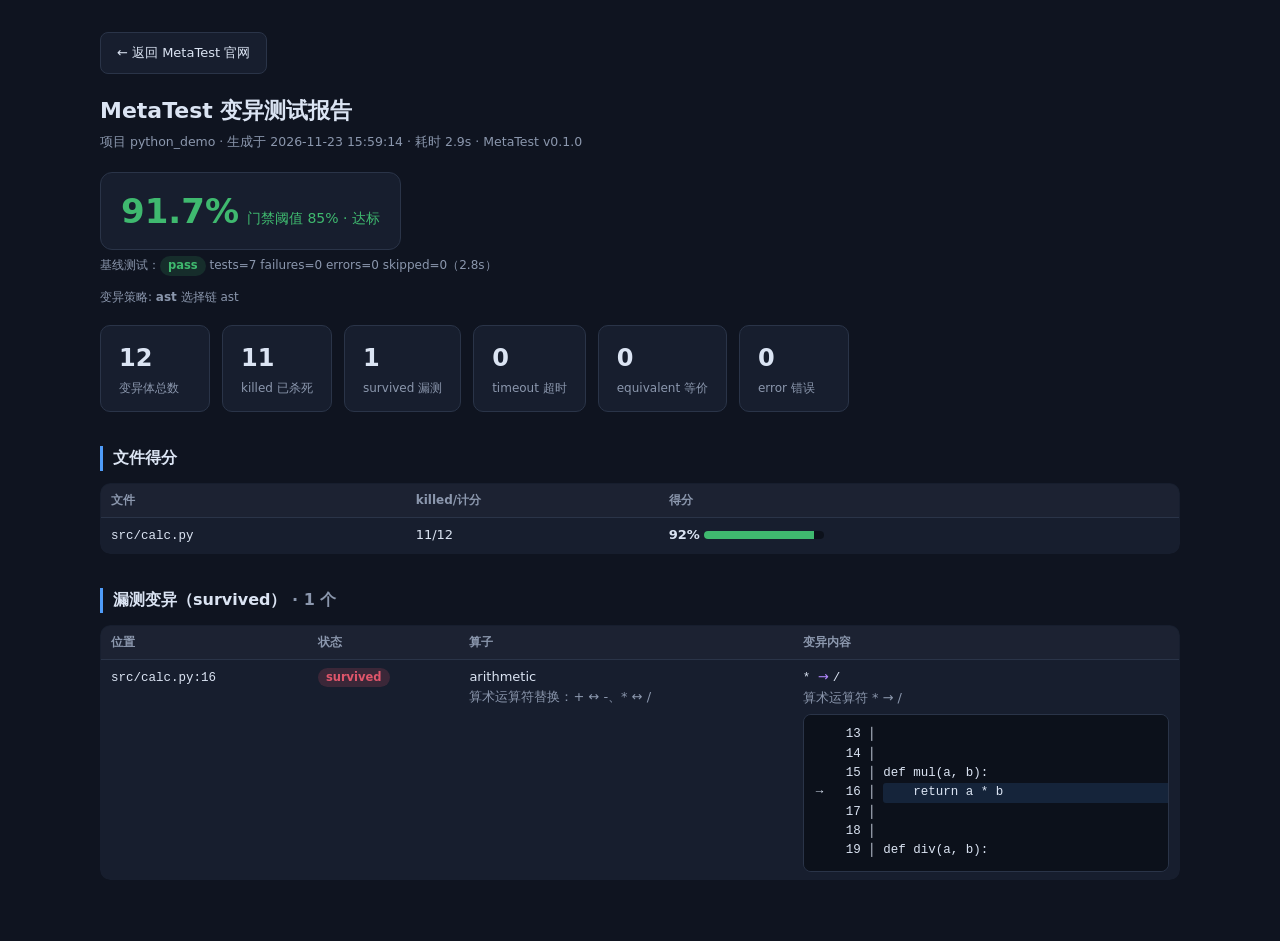
<file: metatest-landing/report.html>
<!DOCTYPE html><html lang="zh-CN"><head><meta charset="utf-8">
<meta name="viewport" content="width=device-width, initial-scale=1">
<title>MetaTest 报告 · python_demo</title><link rel="canonical" href="https://37ljik33e4m6n2cj4o6.traesite.cn/report.html" /><meta property="og:title" content="MetaTest 示例报告 · 变异测试结果" /><meta property="og:description" content="一份真实的变异测试报告示例：变异得分、killed/survived/timeout 分布与漏测代码定位。" /><meta property="og:type" content="article" /><meta property="og:url" content="https://37ljik33e4m6n2cj4o6.traesite.cn/report.html" /><meta property="og:image" content="https://37ljik33e4m6n2cj4o6.traesite.cn/og-image.jpg" /><meta name="twitter:card" content="summary_large_image" /><meta name="twitter:title" content="MetaTest 示例报告 · 变异测试结果" /><meta name="twitter:image" content="https://37ljik33e4m6n2cj4o6.traesite.cn/og-image.jpg" /><style>
:root { --bg:#0f1420; --card:#171e2e; --line:#2a3448; --tx:#dbe4f3; --dim:#8b97ad;
  --ok:#3fb96f; --bad:#e0566b; --warn:#d9a13c; --info:#4f9cf9; --mut:#b388ff; }
* { box-sizing:border-box; }
body { margin:0; padding:32px 24px 64px; background:var(--bg); color:var(--tx);
  font:14px/1.55 "Segoe UI", "Microsoft YaHei", system-ui, sans-serif; }
.wrap { max-width:1080px; margin:0 auto; }
h1 { font-size:22px; margin:0 0 4px; }
h2 { font-size:16px; margin:34px 0 12px; border-left:3px solid var(--info); padding-left:10px; }
h3 { font-size:14px; margin:18px 0 8px; color:var(--dim); }
.meta { color:var(--dim); font-size:12.5px; margin-bottom:20px; }
.cards { display:flex; gap:12px; flex-wrap:wrap; margin:18px 0; }
.card { background:var(--card); border:1px solid var(--line); border-radius:10px;
  padding:14px 18px; min-width:110px; }
.card .num { font-size:24px; font-weight:600; }
.card .lbl { color:var(--dim); font-size:12px; margin-top:2px; }
.score-badge { display:inline-flex; align-items:baseline; gap:8px; background:var(--card);
  border:1px solid var(--line); border-radius:12px; padding:12px 20px; }
.score-badge .big { font-size:34px; font-weight:700; }
.score-ok { color:var(--ok); } .score-mid { color:var(--warn); } .score-bad { color:var(--bad); }
table { width:100%; border-collapse:collapse; background:var(--card); border:1px solid var(--line);
  border-radius:10px; overflow:hidden; font-size:13px; }
th, td { padding:7px 10px; text-align:left; border-bottom:1px solid var(--line); vertical-align:top; }
th { color:var(--dim); font-weight:600; background:rgba(255,255,255,.02); font-size:12px; }
tr:last-child td { border-bottom:none; }
.tag { display:inline-block; padding:1px 8px; border-radius:99px; font-size:11.5px; font-weight:600; }
.tag.killed { background:rgba(63,185,111,.15); color:var(--ok); }
.tag.survived { background:rgba(224,86,107,.18); color:var(--bad); }
.tag.timeout { background:rgba(217,161,60,.18); color:var(--warn); }
.tag.equivalent { background:rgba(179,136,255,.16); color:var(--mut); }
.tag.error { background:rgba(224,86,107,.18); color:var(--bad); }
.tag.pass { background:rgba(63,185,111,.15); color:var(--ok); }
.tag.fail { background:rgba(224,86,107,.18); color:var(--bad); }
code, pre { font-family:Consolas, "JetBrains Mono", monospace; font-size:12.5px; }
pre { background:#0c111b; border:1px solid var(--line); border-radius:8px; padding:10px 12px;
  overflow-x:auto; margin:6px 0 0; }
pre .hl { background:rgba(79,156,249,.14); display:inline-block; width:100%; border-radius:3px; }
pre .add { color:var(--bad); }
.delta { color:var(--mut); }
.muted { color:var(--dim); }
.ok-text { color:var(--ok); } .bad-text { color:var(--bad); } .warn-text { color:var(--warn); }
.bar { background:#0c111b; border-radius:99px; height:8px; width:120px; overflow:hidden; display:inline-block; }
.bar i { display:block; height:100%; background:var(--ok); }
ul.suggestions li { margin:6px 0; }
.note { color:var(--dim); font-size:12px; margin-top:6px; }
a { color:var(--info); text-decoration:none; }
.tscroll { overflow-x:auto; border-radius:10px; -webkit-overflow-scrolling:touch; }
.back { display:inline-block; margin-bottom:20px; padding:10px 16px; background:var(--card);
  border:1px solid var(--line); border-radius:8px; color:var(--tx); font-size:13px; }
.back:hover { text-decoration:none; border-color:var(--info); }
@media (max-width:600px) {
  body { padding:20px 12px 48px; }
  h1 { font-size:19px; }
}
</style></head>
<body><div class="wrap"><a class="back" href="./">← 返回 MetaTest 官网</a>
<h1>MetaTest 变异测试报告</h1>
<div class="meta">项目 python_demo · 生成于 2026-11-23 15:59:14 ·
耗时 2.9s · MetaTest v0.1.0</div><div class="score-badge"><span class="big score-ok">91.7%</span><span class="ok-text"><span class="ok-text">门禁阈值 85% · 达标</span></span></div><p class="note">基线测试：<span class="tag pass">pass</span> tests=7 failures=0 errors=0 skipped=0（2.8s）</p><p class="note">变异策略: <b>ast</b>  选择链 ast</p><div class="cards"><div class="card"><div class="num">12</div><div class="lbl">变异体总数</div></div><div class="card"><div class="num">11</div><div class="lbl">killed 已杀死</div></div><div class="card"><div class="num">1</div><div class="lbl">survived 漏测</div></div><div class="card"><div class="num">0</div><div class="lbl">timeout 超时</div></div><div class="card"><div class="num">0</div><div class="lbl">equivalent 等价</div></div><div class="card"><div class="num">0</div><div class="lbl">error 错误</div></div></div><h2>文件得分</h2><div class="tscroll"><table><tr><th>文件</th><th>killed/计分</th><th>得分</th></tr><tr><td><code>src/calc.py</code></td><td>11/12</td><td><b>92%</b> <span class="bar"><i style="width:92%;background:#3fb96f"></i></span></td></tr></table></div><h2>漏测变异（survived）<span class='muted'> · 1 个</span></h2><div class="tscroll"><table><tr><th>位置</th><th>状态</th><th>算子</th><th>变异内容</th></tr><tr><td><code>src/calc.py:16</code></td><td><span class='tag survived'>survived</span></td><td>arithmetic<br><span class='muted'>算术运算符替换：+ ↔ -、* ↔ /</span></td><td><code> * </code> <span class='delta'>→</span> <code class='add'> / </code><br><span class='muted'>算术运算符 * → /</span><pre>    13 │ 
    14 │ 
    15 │ def mul(a, b):
→   16 │ <span class='hl'>    return a * b</span>
    17 │ 
    18 │ 
    19 │ def div(a, b):</pre></td></tr></table></div></div></body></html>
</file>
<file: metatest-landing/styles.css>
/* MetaTest 官网 · 共享样式 (首页 / 文档 / 控制台) */
:root{
  --bg:#0a0e1a; --bg-soft:#111730; --card:#141b38; --card-2:#1a2348;
  --text:#e8ecff; --muted:#9aa6d4; --line:rgba(255,255,255,.09);
  --brand:#1f6feb; --brand-2:#5a8cff; --accent:#34d399; --warn:#fbbf24; --danger:#f87171;
  --radius:16px; --shadow:0 12px 34px rgba(0,0,0,.4);
  --code:#0d1230;
}
*{box-sizing:border-box}
html{scroll-behavior:smooth}
body{margin:0;font-family:-apple-system,BlinkMacSystemFont,"Segoe UI","PingFang SC","Microsoft YaHei",Roboto,Helvetica,Arial,sans-serif;background:radial-gradient(1100px 560px at 85% -10%,#16306b 0%,transparent 60%),radial-gradient(900px 500px at -10% 0%,#0f2a5c 0%,transparent 55%),var(--bg);color:var(--text);line-height:1.65}
a{color:#7db4ff;text-decoration:none}
a:hover{text-decoration:underline}
.wrap{max-width:1100px;margin:0 auto;padding:0 22px}

/* 导航 */
header.nav{position:sticky;top:0;z-index:30;backdrop-filter:blur(10px);background:rgba(10,14,26,.75);border-bottom:1px solid var(--line)}
.nav-in{display:flex;align-items:center;justify-content:space-between;height:62px}
.logo{font-weight:800;letter-spacing:.3px;display:flex;align-items:center;gap:10px;font-size:18px;color:var(--text)}
.logo:hover{text-decoration:none}
.logo .mark{width:30px;height:30px;border-radius:8px;background:var(--brand);display:grid;place-items:center;color:#fff;font-weight:900}
.nav-links{display:flex;gap:22px;font-size:14px;align-items:center}
.nav-links a{color:var(--muted)}
.nav-links a:hover{color:var(--text);text-decoration:none}
.nav-links a.active{color:var(--text)}
@media(max-width:780px){.nav-links{gap:14px;font-size:13px}}
@media(max-width:560px){.nav-links .hide-sm{display:none}}

/* 排版 */
section{padding:64px 0}
h1{font-size:clamp(30px,5.2vw,50px);line-height:1.12;margin:0 0 18px;font-weight:850;letter-spacing:-.5px}
h2{font-size:clamp(24px,3.4vw,34px);margin:0 0 10px;font-weight:800;letter-spacing:-.3px}
h3{font-size:20px;margin:0 0 8px}
.lead{color:var(--muted);font-size:17px;max-width:760px}
.muted{color:var(--muted)}
.grad{background:linear-gradient(135deg,var(--accent),var(--brand-2));-webkit-background-clip:text;background-clip:text;color:transparent}

/* 首屏 */
.hero{padding-top:74px;padding-bottom:40px}
.pill{display:inline-flex;align-items:center;gap:8px;padding:6px 12px;border:1px solid var(--line);border-radius:999px;background:rgba(255,255,255,.03);font-size:13px;color:var(--muted);margin-bottom:18px}
.pill .b{width:8px;height:8px;border-radius:50%;background:var(--accent);box-shadow:0 0 10px var(--accent)}

/* CTA 按钮 */
.btn{display:inline-flex;align-items:center;gap:8px;border:0;cursor:pointer;font-weight:600;font-size:15px;padding:12px 20px;border-radius:12px;text-decoration:none;transition:transform .15s, box-shadow .15s;font-family:inherit}
.btn:hover{text-decoration:none;transform:translateY(-1px)}
.btn.primary{background:linear-gradient(135deg,var(--brand),var(--brand-2));color:#fff;box-shadow:0 8px 20px rgba(31,111,235,.4)}
.btn.primary:hover{box-shadow:0 12px 26px rgba(31,111,235,.5)}
.btn.accent{background:linear-gradient(135deg,#0ea57a,var(--accent));color:#06281c;box-shadow:0 8px 20px rgba(52,211,153,.35)}
.btn.accent:hover{box-shadow:0 12px 26px rgba(52,211,153,.45)}
.btn.ghost{background:rgba(255,255,255,.05);border:1px solid var(--line);color:var(--text)}
.btn.ghost:hover{background:rgba(255,255,255,.1)}
.btn.sm{padding:8px 14px;font-size:13px}
.row{display:flex;gap:12px;flex-wrap:wrap;margin-top:22px}
.center{text-align:center}

/* 信任条 */
.trust{display:flex;flex-wrap:wrap;gap:10px 26px;margin-top:28px;color:var(--muted);font-size:13.5px}
.trust span{display:inline-flex;align-items:center;gap:8px}
.trust .dot{width:7px;height:7px;border-radius:50%;background:var(--accent)}

/* 卡片网格 */
.grid{display:grid;gap:18px}
.grid-3{grid-template-columns:repeat(3,1fr)}
.grid-2{grid-template-columns:repeat(2,1fr)}
@media(max-width:900px){.grid-3,.grid-2{grid-template-columns:1fr}}
.card{background:linear-gradient(180deg,var(--card),var(--bg-soft));border:1px solid var(--line);border-radius:var(--radius);padding:22px;box-shadow:var(--shadow)}
.card .tag{display:inline-block;font-size:11px;padding:3px 8px;border-radius:6px;background:rgba(31,111,235,.2);color:#bcd4ff;margin-bottom:10px;font-weight:600}
.card p{color:var(--muted);margin:6px 0;font-size:14.5px}
.card ul{margin:8px 0 0;padding-left:18px;color:var(--muted);font-size:14px}
.card ul li{margin:4px 0}

/* 数字问题卡 */
.questions{counter-reset:q}
.q{position:relative;padding-left:54px}
.q::before{counter-increment:q;content:counter(q);position:absolute;left:0;top:0;width:40px;height:40px;border-radius:12px;background:linear-gradient(135deg,var(--brand),var(--brand-2));display:grid;place-items:center;font-weight:800;color:#fff;font-size:18px}

/* 信任核心区 */
.trust-core{background:linear-gradient(135deg,rgba(31,111,235,.12),rgba(52,211,153,.08));border:1px solid rgba(31,111,235,.3);border-radius:20px;padding:34px}
.trust-core .big{font-size:clamp(40px,8vw,72px);font-weight:850;line-height:1;background:linear-gradient(135deg,var(--accent),var(--brand-2));-webkit-background-clip:text;background-clip:text;color:transparent}
.trust-core .stat{text-align:center}
.trust-core .stat small{display:block;color:var(--muted);font-size:13px;margin-top:6px}

/* 截图 */
.shots{display:grid;grid-template-columns:1fr 1fr;gap:18px}
@media(max-width:900px){.shots{grid-template-columns:1fr}}
.shot{background:var(--card);border:1px solid var(--line);border-radius:var(--radius);overflow:hidden;box-shadow:var(--shadow)}
.shot img{width:100%;display:block;border-bottom:1px solid var(--line)}
.shot .cap{padding:14px 16px;font-size:14px;color:var(--muted)}
.shot .cap b{color:var(--text)}
.figure{border:1px solid var(--line);border-radius:var(--radius);overflow:hidden;box-shadow:var(--shadow);background:var(--card)}
.figure img{width:100%;display:block}
.figure .cap{padding:12px 16px;font-size:13px;color:var(--muted);border-top:1px solid var(--line)}

/* 代码块 + 复制 */
pre{background:var(--code);border:1px solid var(--line);border-radius:12px;padding:16px 18px;overflow:auto;font-size:13.5px;line-height:1.6;position:relative}
code{font-family:"SFMono-Regular",Consolas,"Liberation Mono",Menlo,monospace}
p code,li code,td code{background:rgba(255,255,255,.07);padding:2px 6px;border-radius:5px;font-size:13px;color:#cfd8ff}
.code-wrap{position:relative}
.code-wrap .copy-btn{position:absolute;top:8px;right:8px;z-index:2;font-size:12px;padding:5px 10px;border-radius:8px;border:1px solid var(--line);background:rgba(255,255,255,.06);color:var(--muted);cursor:pointer;font-family:inherit}
.code-wrap .copy-btn:hover{background:rgba(255,255,255,.12);color:var(--text)}
.code-wrap .copy-btn.copied{color:var(--accent);border-color:rgba(52,211,153,.4)}

/* 语言 tab */
.tabs{display:flex;gap:6px;flex-wrap:wrap;border-bottom:1px solid var(--line);margin-bottom:16px}
.tab{padding:9px 16px;border:1px solid transparent;border-bottom:0;background:transparent;color:var(--muted);cursor:pointer;font-size:14px;border-radius:10px 10px 0 0;font-family:inherit;font-weight:600}
.tab:hover{color:var(--text)}
.tab.active{color:var(--text);background:var(--card);border-color:var(--line);position:relative;top:1px}
.tab-panel{display:none}
.tab-panel.active{display:block}
.step{display:flex;gap:14px;align-items:flex-start;margin:18px 0}
.step .n{flex:0 0 32px;width:32px;height:32px;border-radius:50%;background:linear-gradient(135deg,var(--brand),var(--brand-2));display:grid;place-items:center;font-weight:800;color:#fff}
.step .b{flex:1}
.step .b h4{margin:0 0 6px;font-size:16px}
.step .b p{margin:0 0 8px;color:var(--muted);font-size:14px}

/* 表格 */
table{width:100%;border-collapse:collapse;font-size:14px}
th,td{padding:11px 12px;text-align:left;border-bottom:1px solid var(--line);vertical-align:top}
th{color:var(--muted);font-weight:600;font-size:12px;text-transform:uppercase;letter-spacing:.4px;background:rgba(255,255,255,.02);white-space:nowrap}
.scroll{overflow:auto;border:1px solid var(--line);border-radius:var(--radius);-webkit-overflow-scrolling:touch}
.k{color:#7db4ff;font-weight:600;white-space:nowrap}
.ok{color:var(--accent)} .warn{color:var(--warn)} .bad{color:var(--danger)}
.formula{background:rgba(31,111,235,.1);border:1px solid rgba(31,111,235,.3);border-radius:12px;padding:14px 18px;font-size:15px;color:#cfd8ff}
.arch-tree{background:var(--code);border:1px solid var(--line);border-radius:12px;padding:16px 18px;font-size:13px;line-height:1.7;color:#cdd6f5;overflow:auto;font-family:"SFMono-Regular",Consolas,monospace}
.note{font-size:13px;color:var(--muted);border-left:3px solid var(--brand);padding-left:12px;margin:14px 0}
.callout{border-radius:12px;padding:14px 18px;font-size:14px}
.callout.warn{background:rgba(251,191,36,.08);border:1px solid rgba(251,191,36,.3);color:#fde68a}
.callout.info{background:rgba(31,111,235,.08);border:1px solid rgba(31,111,235,.3);color:#cfe0ff}
.callout.ok{background:rgba(52,211,153,.08);border:1px solid rgba(52,211,153,.3);color:#a7f3d0}

/* FAQ */
.faq{border:1px solid var(--line);border-radius:12px;background:var(--card);margin-bottom:10px;overflow:hidden}
.faq summary{padding:15px 18px;cursor:pointer;font-weight:600;font-size:15px;list-style:none;display:flex;justify-content:space-between;align-items:center}
.faq summary::-webkit-details-marker{display:none}
.faq summary::after{content:"+";font-size:20px;color:var(--muted);transition:transform .2s}
.faq[open] summary::after{transform:rotate(45deg)}
.faq .body{padding:0 18px 16px;color:var(--muted);font-size:14px}

/* 章节标题 */
.section-title{display:flex;align-items:center;gap:10px;margin-bottom:22px}
.section-title .n{font-size:12px;padding:3px 9px;border-radius:7px;background:rgba(31,111,235,.2);color:#bcd4ff;font-weight:700}

/* 页脚 */
footer{border-top:1px solid var(--line);padding:30px 0;color:var(--muted);font-size:13px;margin-top:20px}
footer a{color:var(--muted)}

/* doc 布局 */
.doc-grid{display:grid;grid-template-columns:230px 1fr;gap:32px}
@media(max-width:900px){.doc-grid{grid-template-columns:1fr}}
.toc{position:sticky;top:82px;align-self:start;font-size:14px}
.toc a{display:block;padding:6px 0;color:var(--muted);border-bottom:1px solid transparent}
.toc a:hover{color:var(--text);text-decoration:none}
.doc h2{scroll-margin-top:80px;margin-top:48px}
.doc h3{scroll-margin-top:80px;margin-top:30px}
.toast{position:fixed;bottom:24px;left:50%;transform:translateX(-50%) translateY(20px);background:#0d1230;border:1px solid var(--line);color:var(--text);padding:10px 16px;border-radius:10px;font-size:13px;opacity:0;pointer-events:none;transition:.25s;z-index:60}
.toast.show{opacity:1;transform:translateX(-50%) translateY(0)}

/* 首屏右侧：真实报告预览（浏览器框 + 可交互 iframe）+ 指标条 */
.hero-grid{display:grid;grid-template-columns:1.05fr 1fr;gap:42px;align-items:center}
.hero-left{min-width:0}
.hero-right{min-width:0}
.browser-frame{border:1px solid var(--line);border-radius:14px;overflow:hidden;box-shadow:var(--shadow);background:#0f1420}
.browser-bar{display:flex;align-items:center;gap:8px;padding:9px 12px;background:#1a2348;border-bottom:1px solid var(--line)}
.bdot{width:11px;height:11px;border-radius:50%;flex:none}
.bdot.r{background:#ff5f57}.bdot.y{background:#febc2e}.bdot.g{background:#28c840}
.browser-bar .url{flex:1;margin-left:8px;font-size:12px;color:var(--muted);background:#0d1230;border:1px solid var(--line);border-radius:7px;padding:4px 10px;font-family:"SFMono-Regular",Consolas,monospace}
.browser-frame iframe{display:block;width:100%;height:400px;border:0;background:#0f1420}
.report-strip{display:flex;flex-wrap:wrap;gap:8px 18px;align-items:center;margin-top:14px;padding:10px 14px;border-radius:10px;background:rgba(31,111,235,.10);border:1px solid rgba(31,111,235,.32);font-size:13.5px;color:var(--muted);text-decoration:none;transition:background .15s}
.report-strip b{color:var(--text);font-weight:750}
.report-strip .warn{color:var(--warn)}
.report-strip .arr{margin-left:auto;color:var(--accent);font-weight:650;white-space:nowrap}
.report-strip:hover{background:rgba(31,111,235,.18);text-decoration:none}
@media(max-width:900px){
  .hero-grid{grid-template-columns:1fr;gap:28px}
  .browser-frame iframe{height:330px}
  .report-strip .arr{margin-left:0;width:100%;text-align:right}
}
</file>
